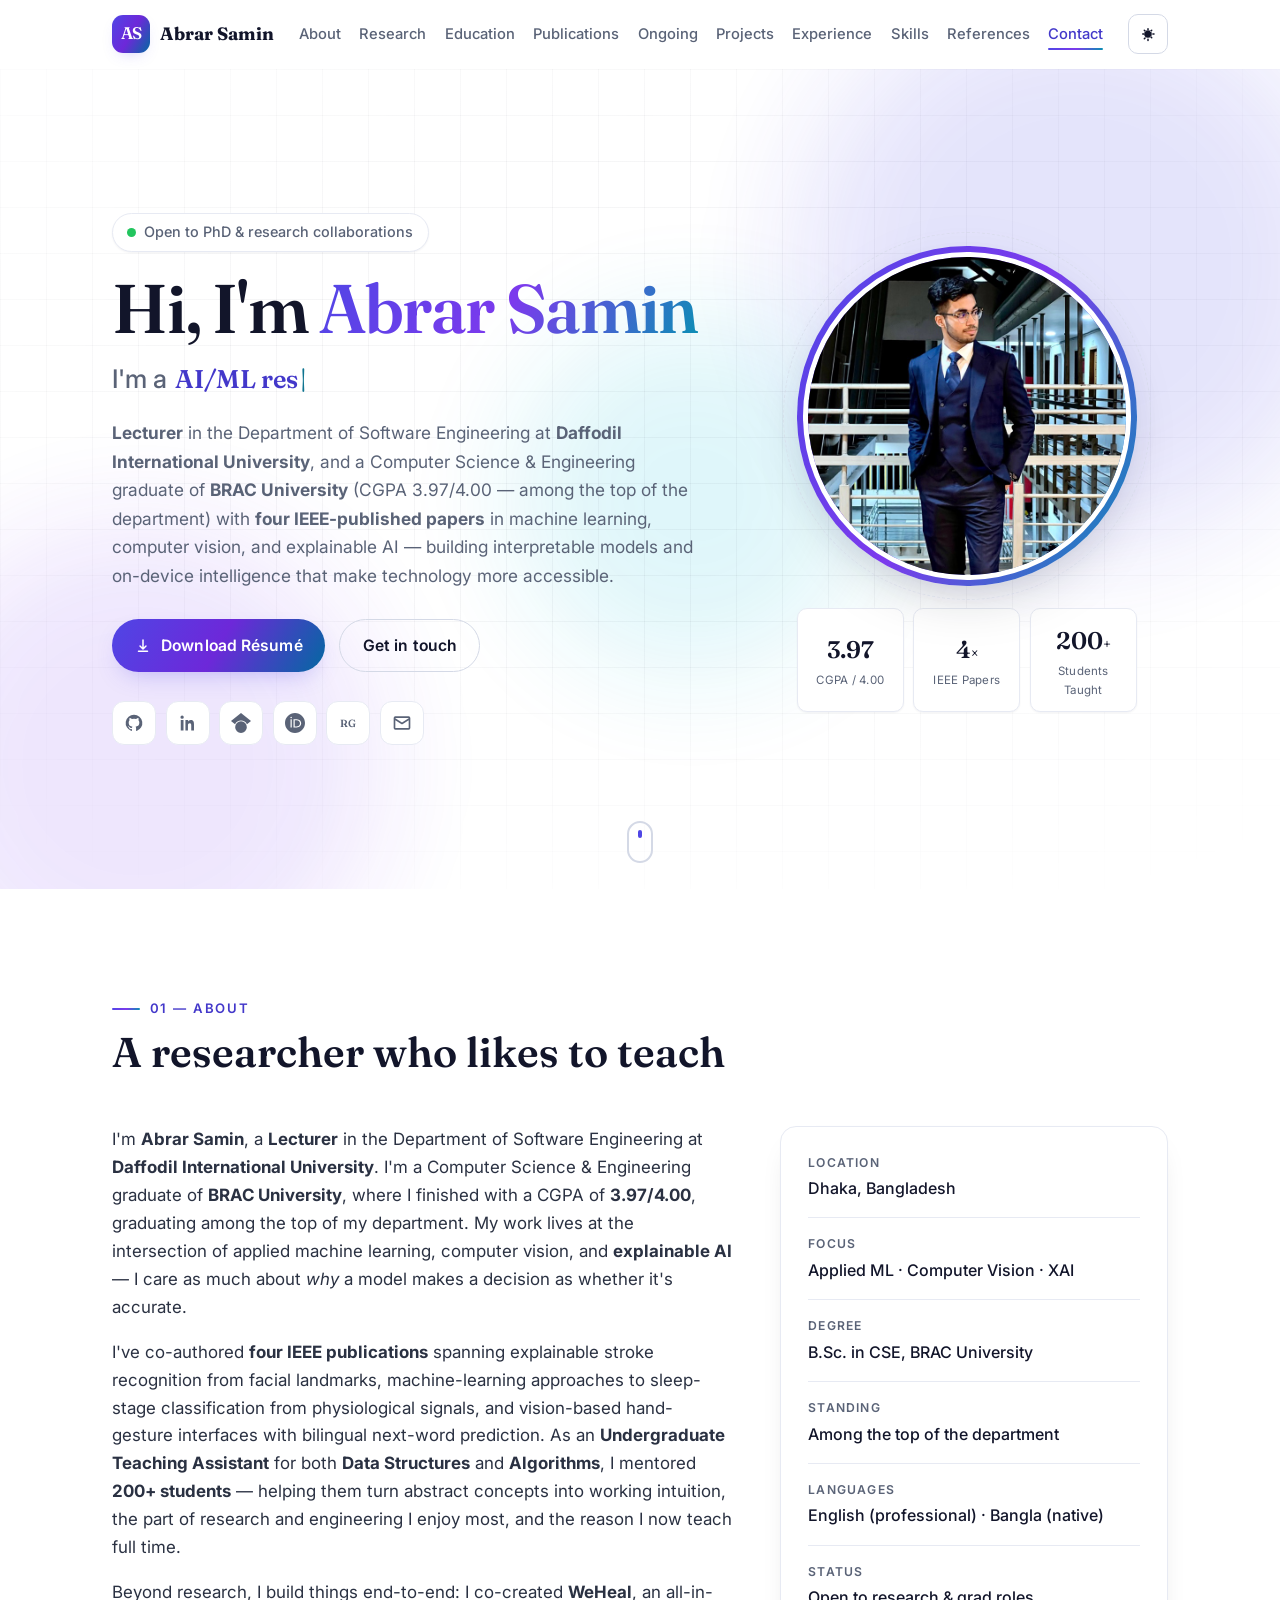
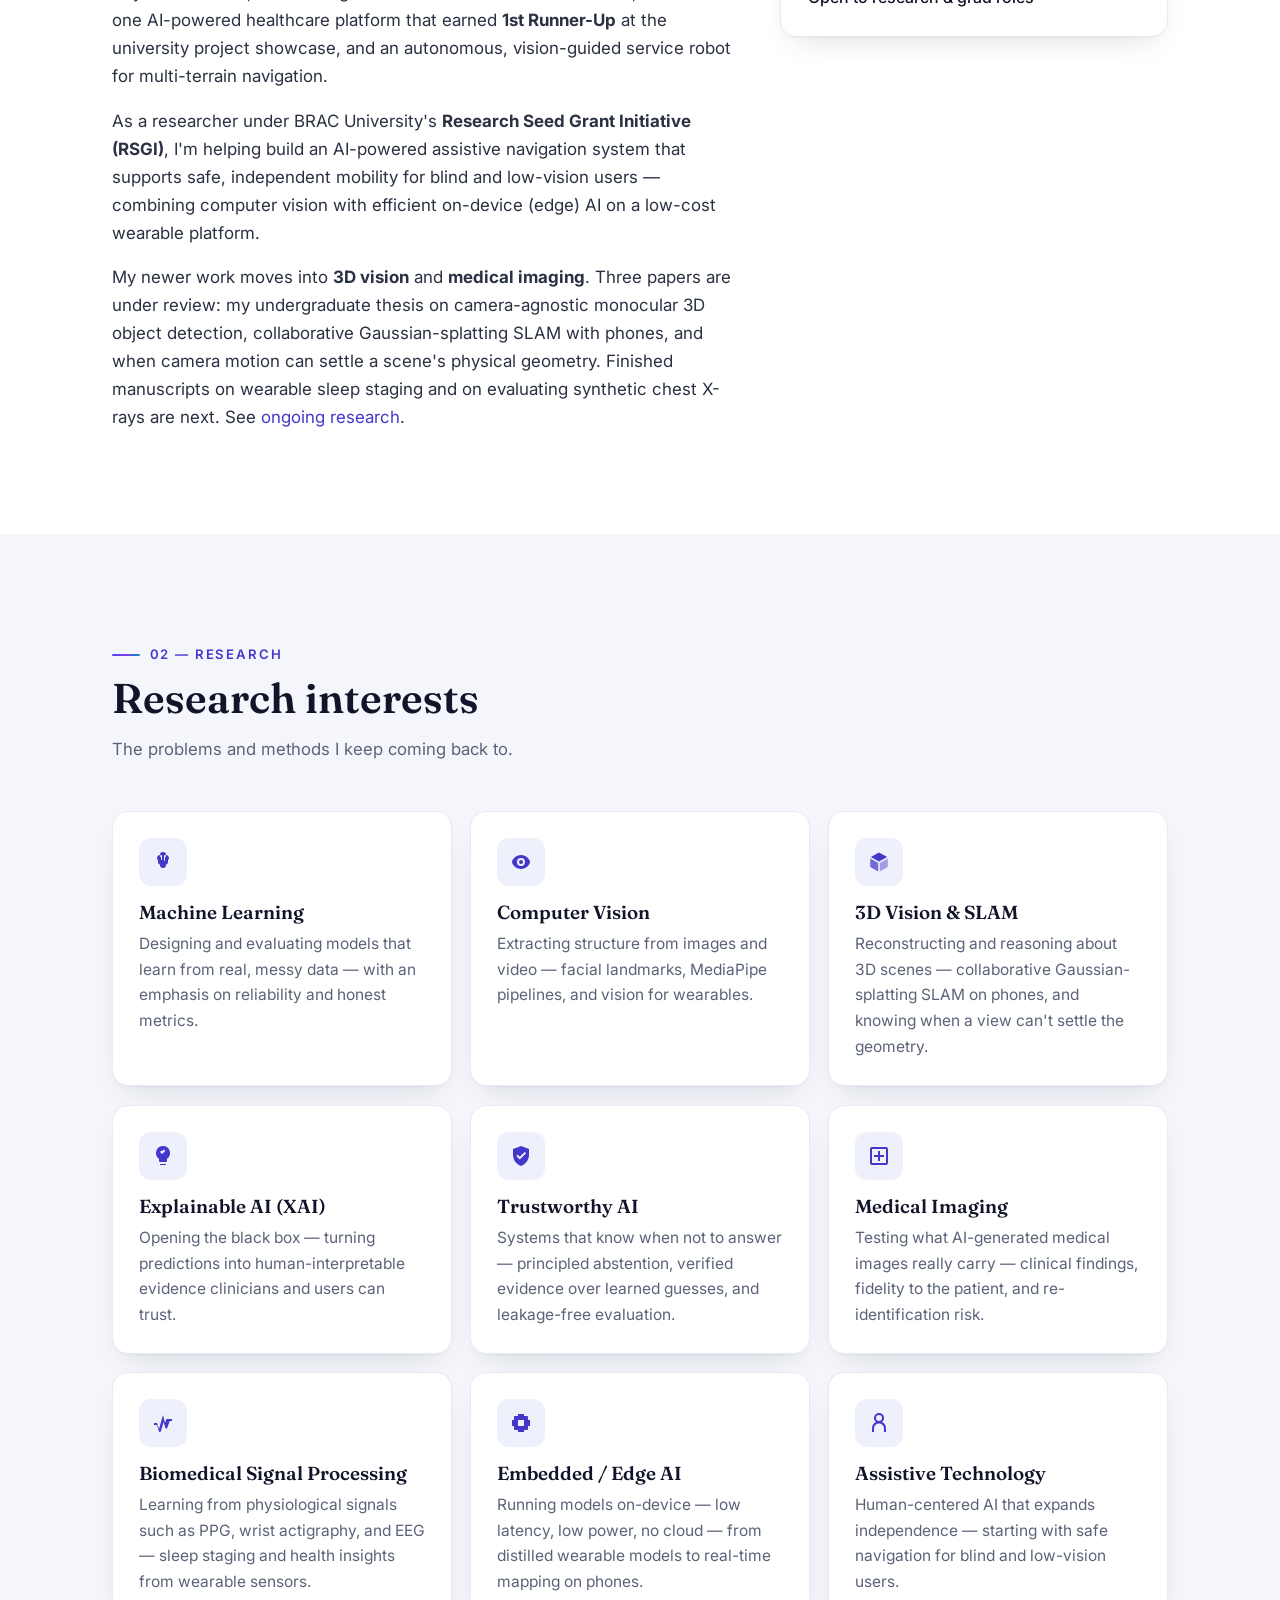
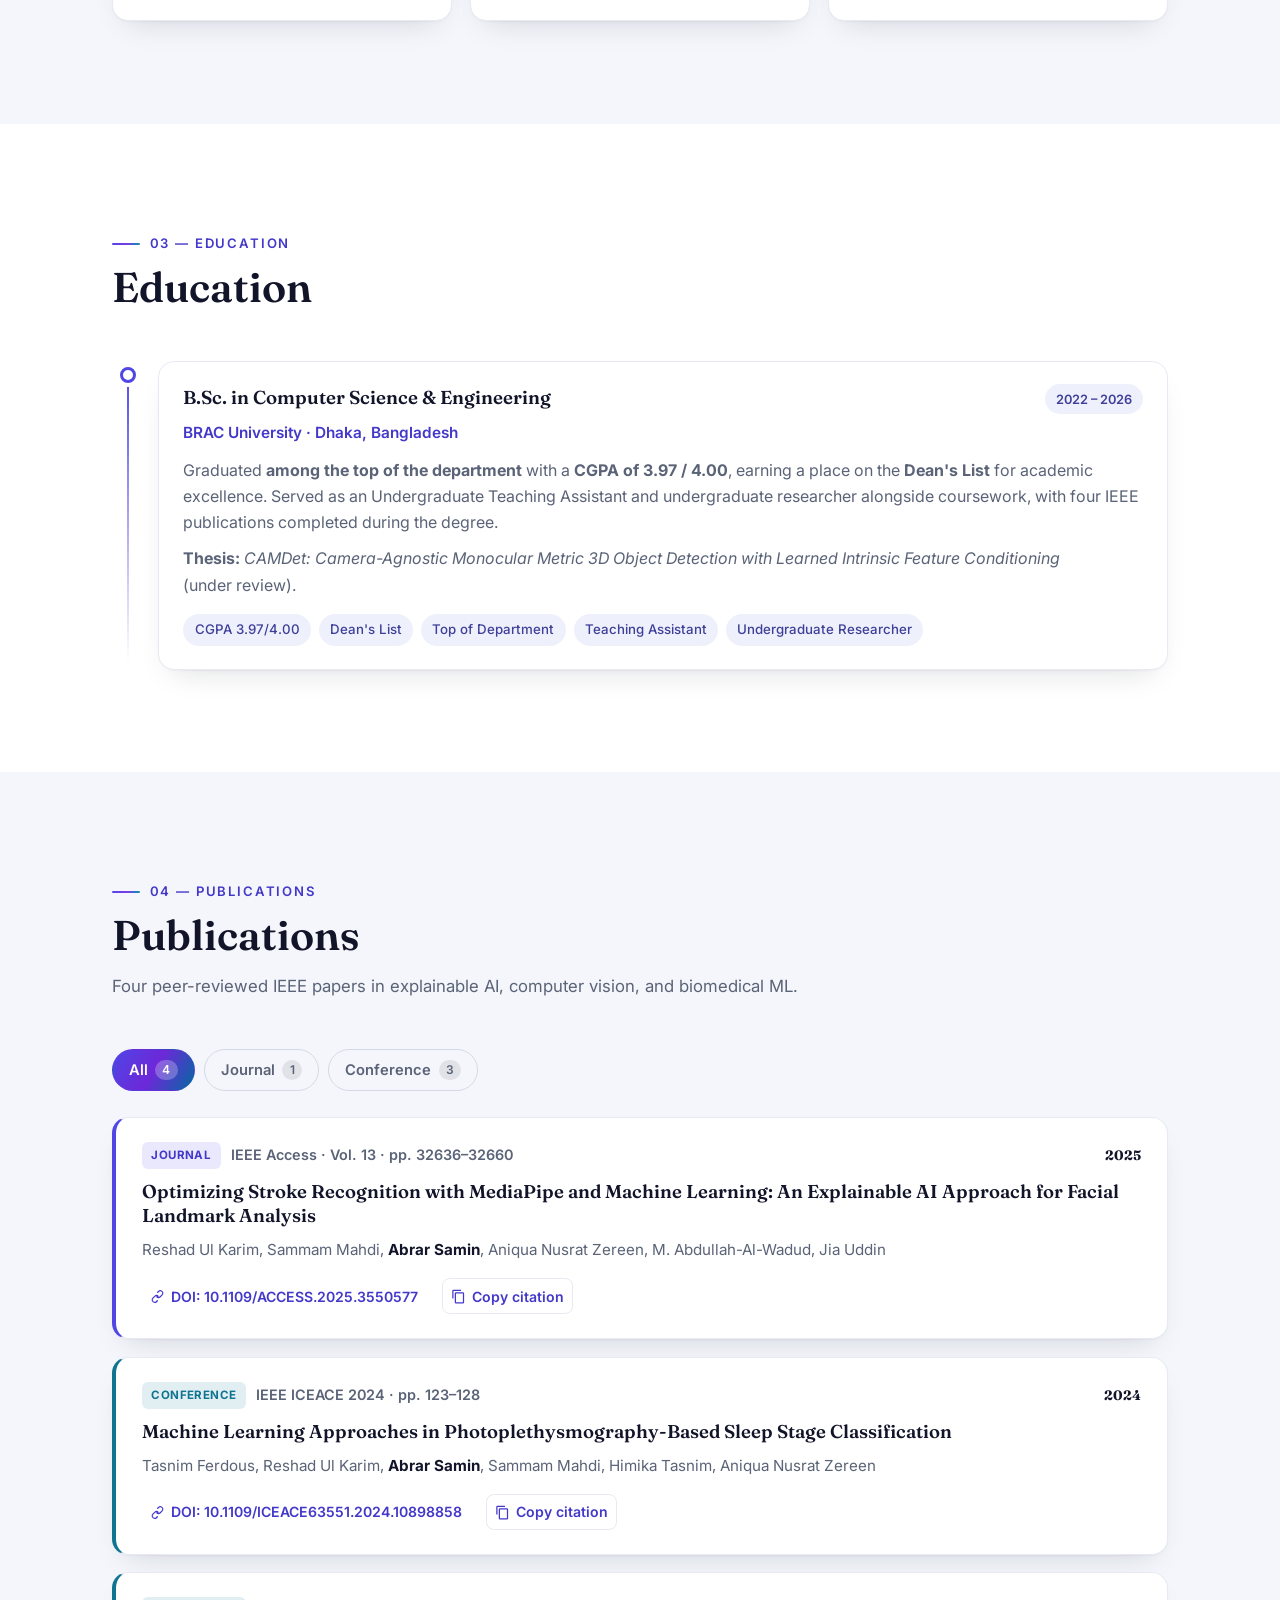
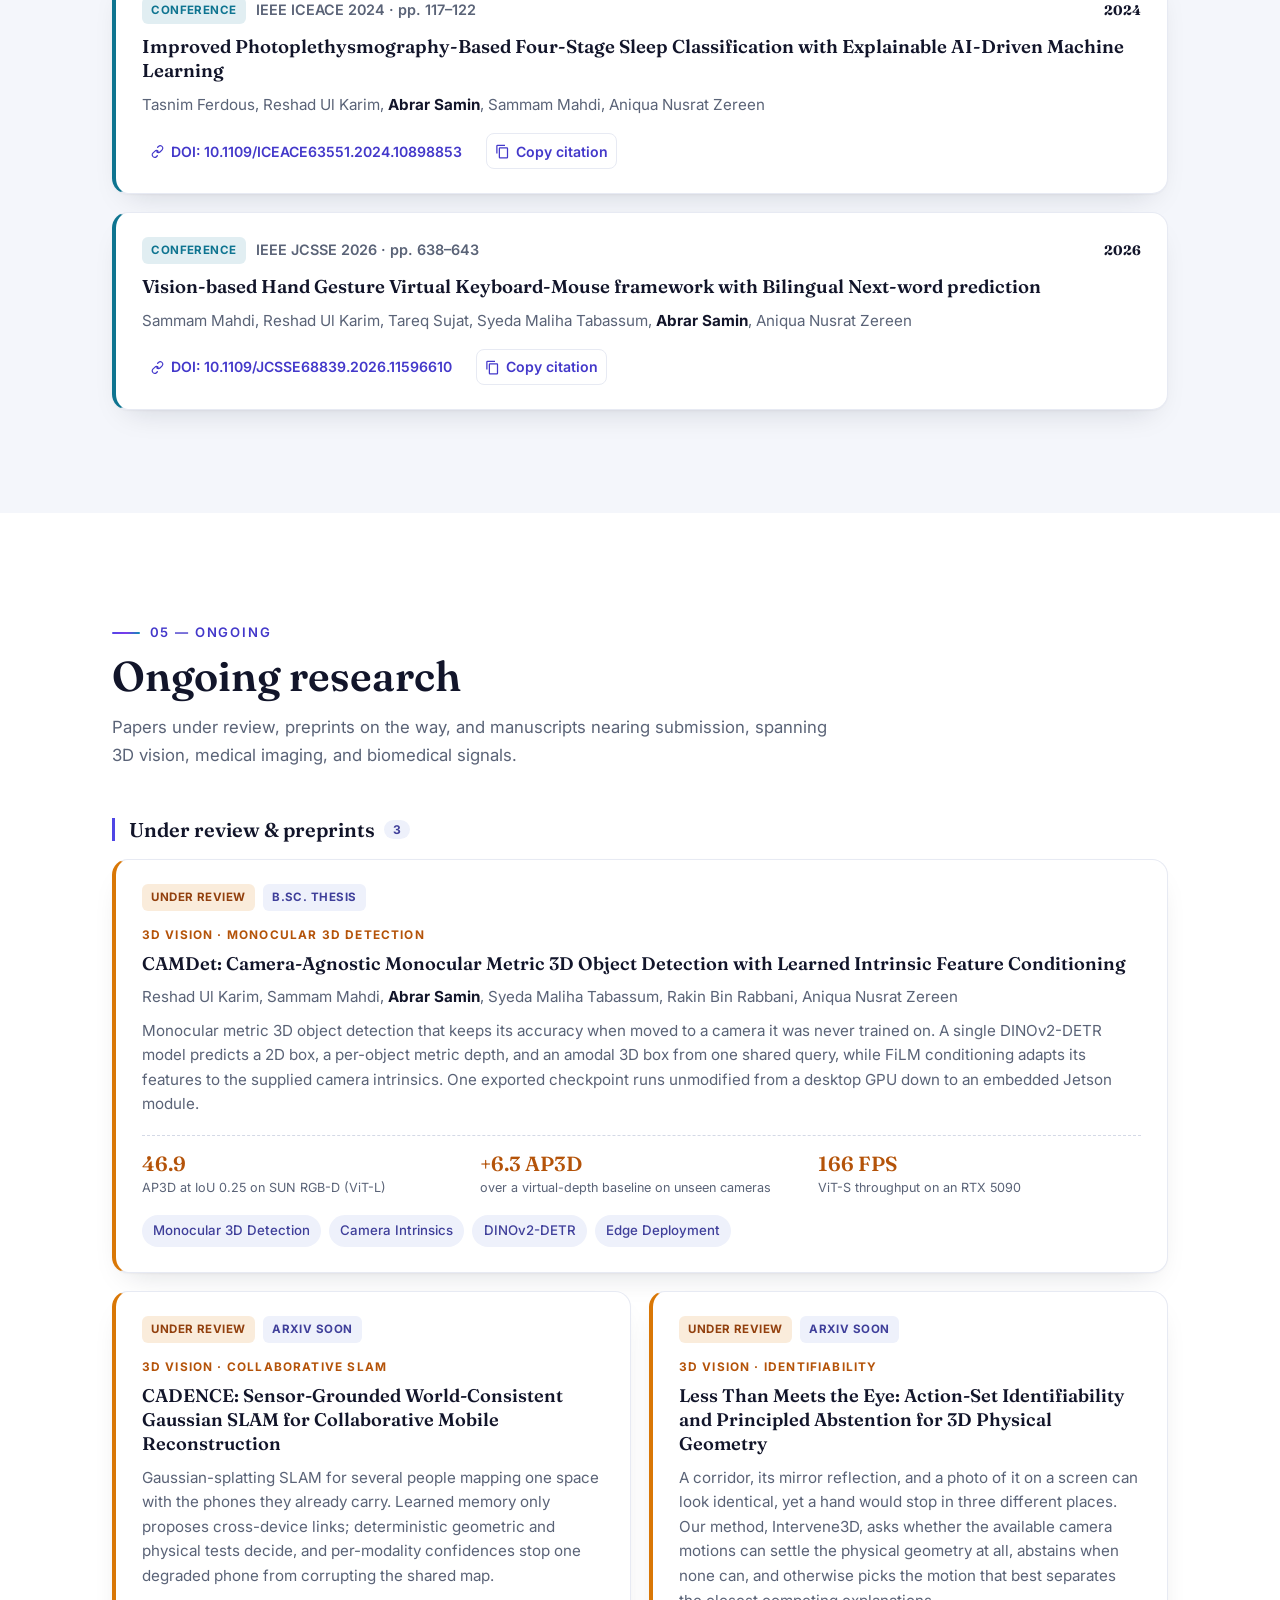
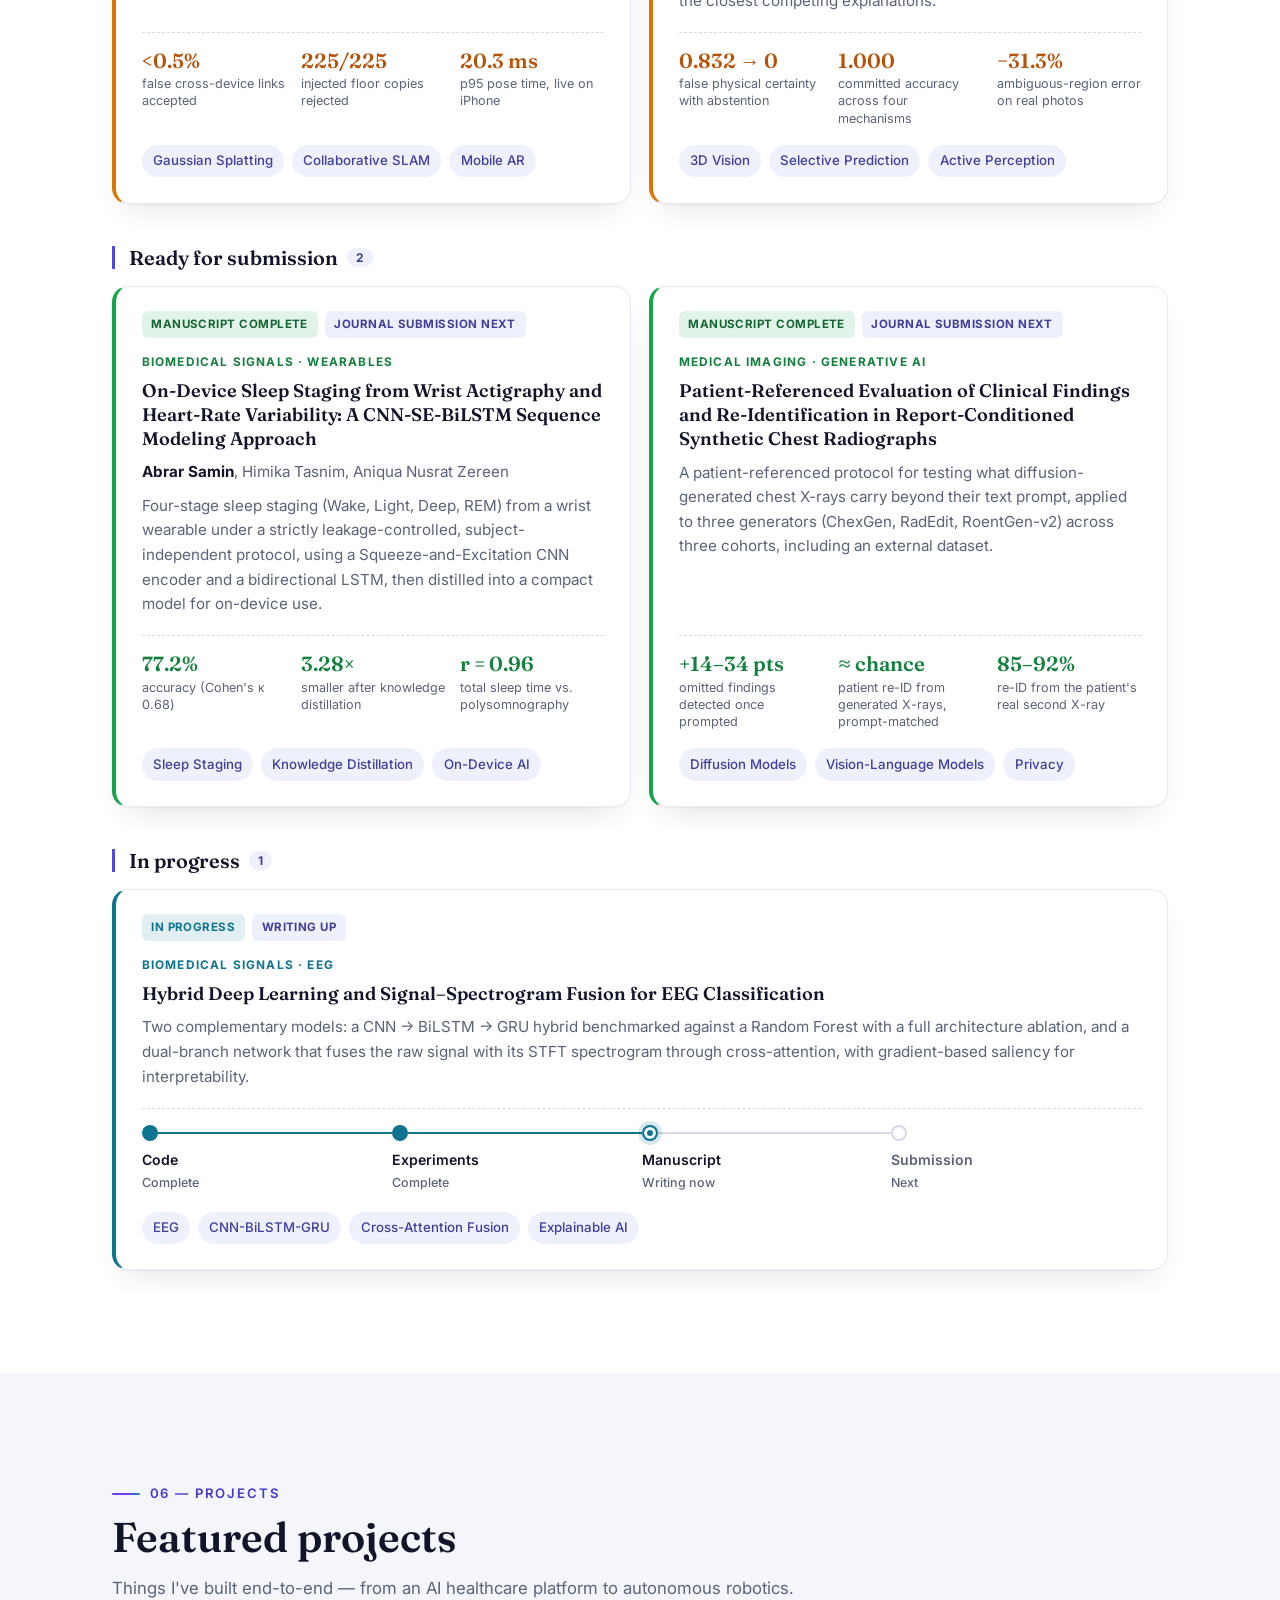
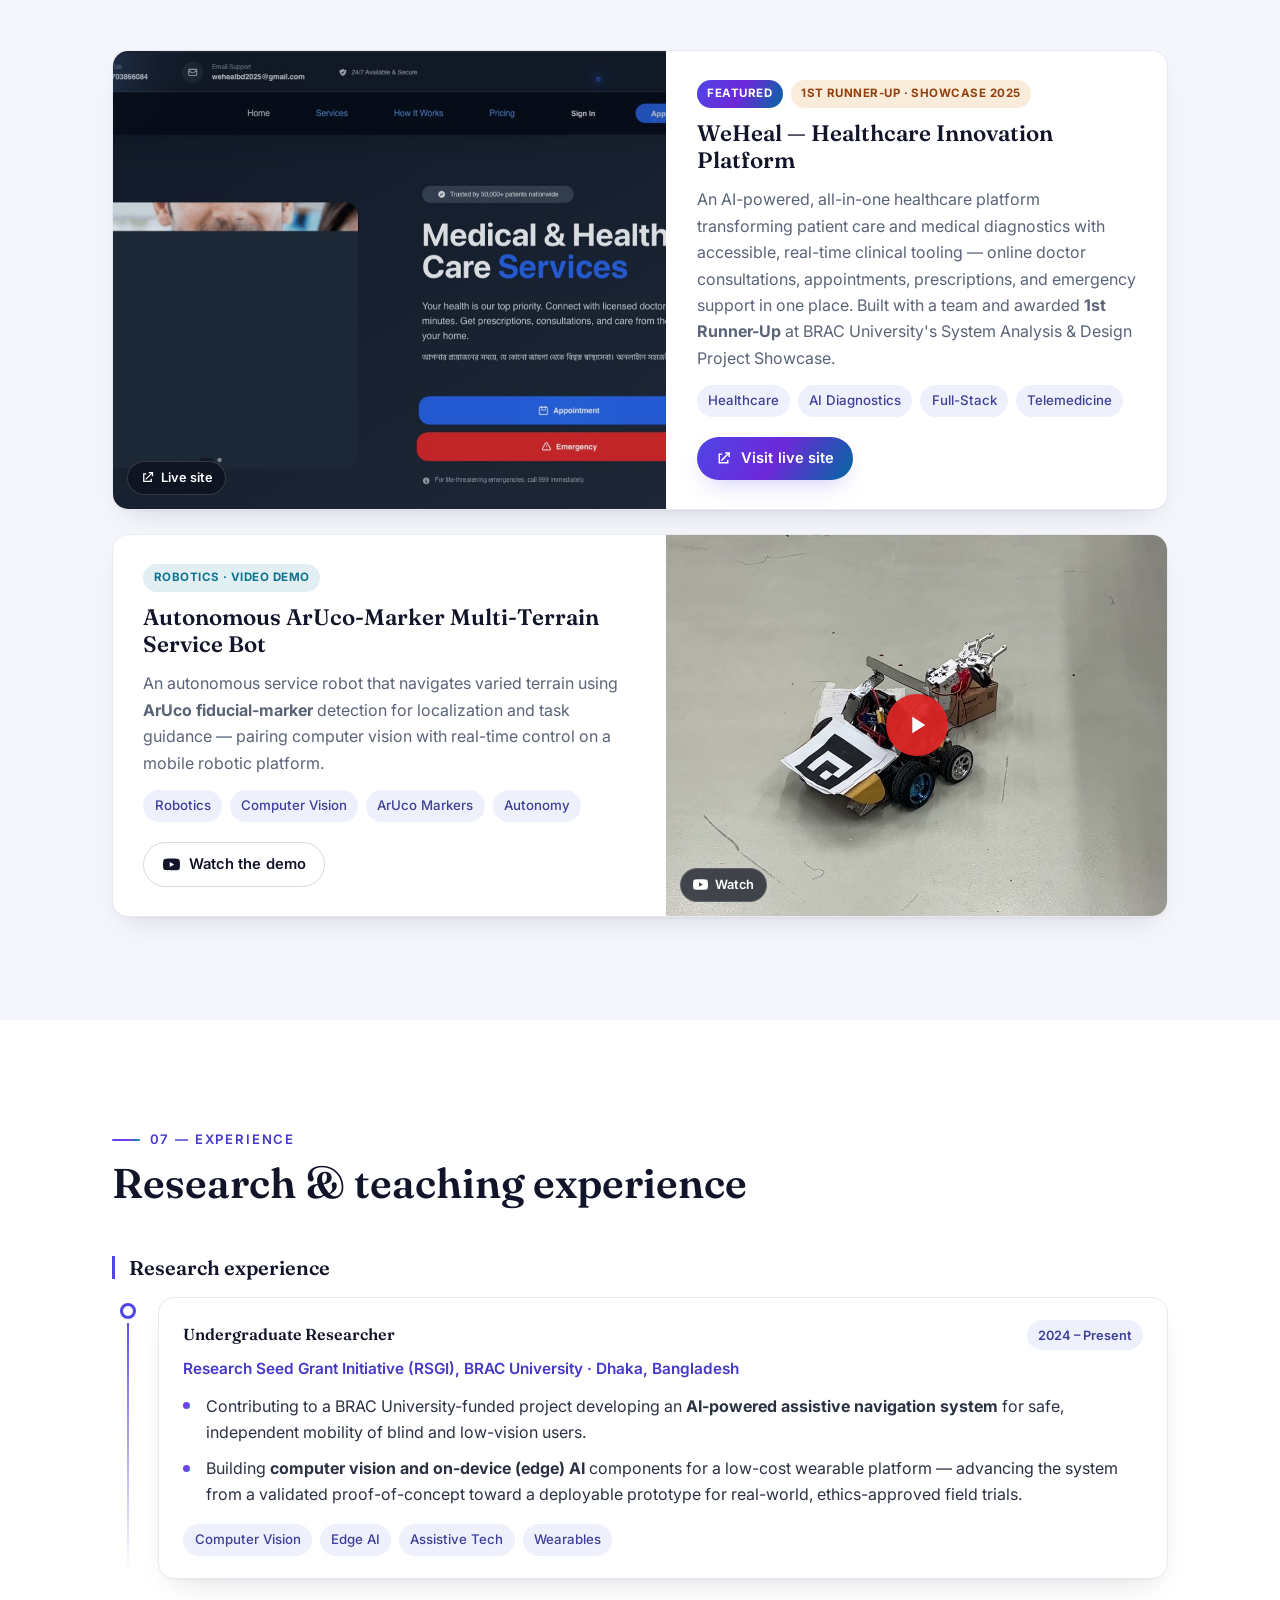
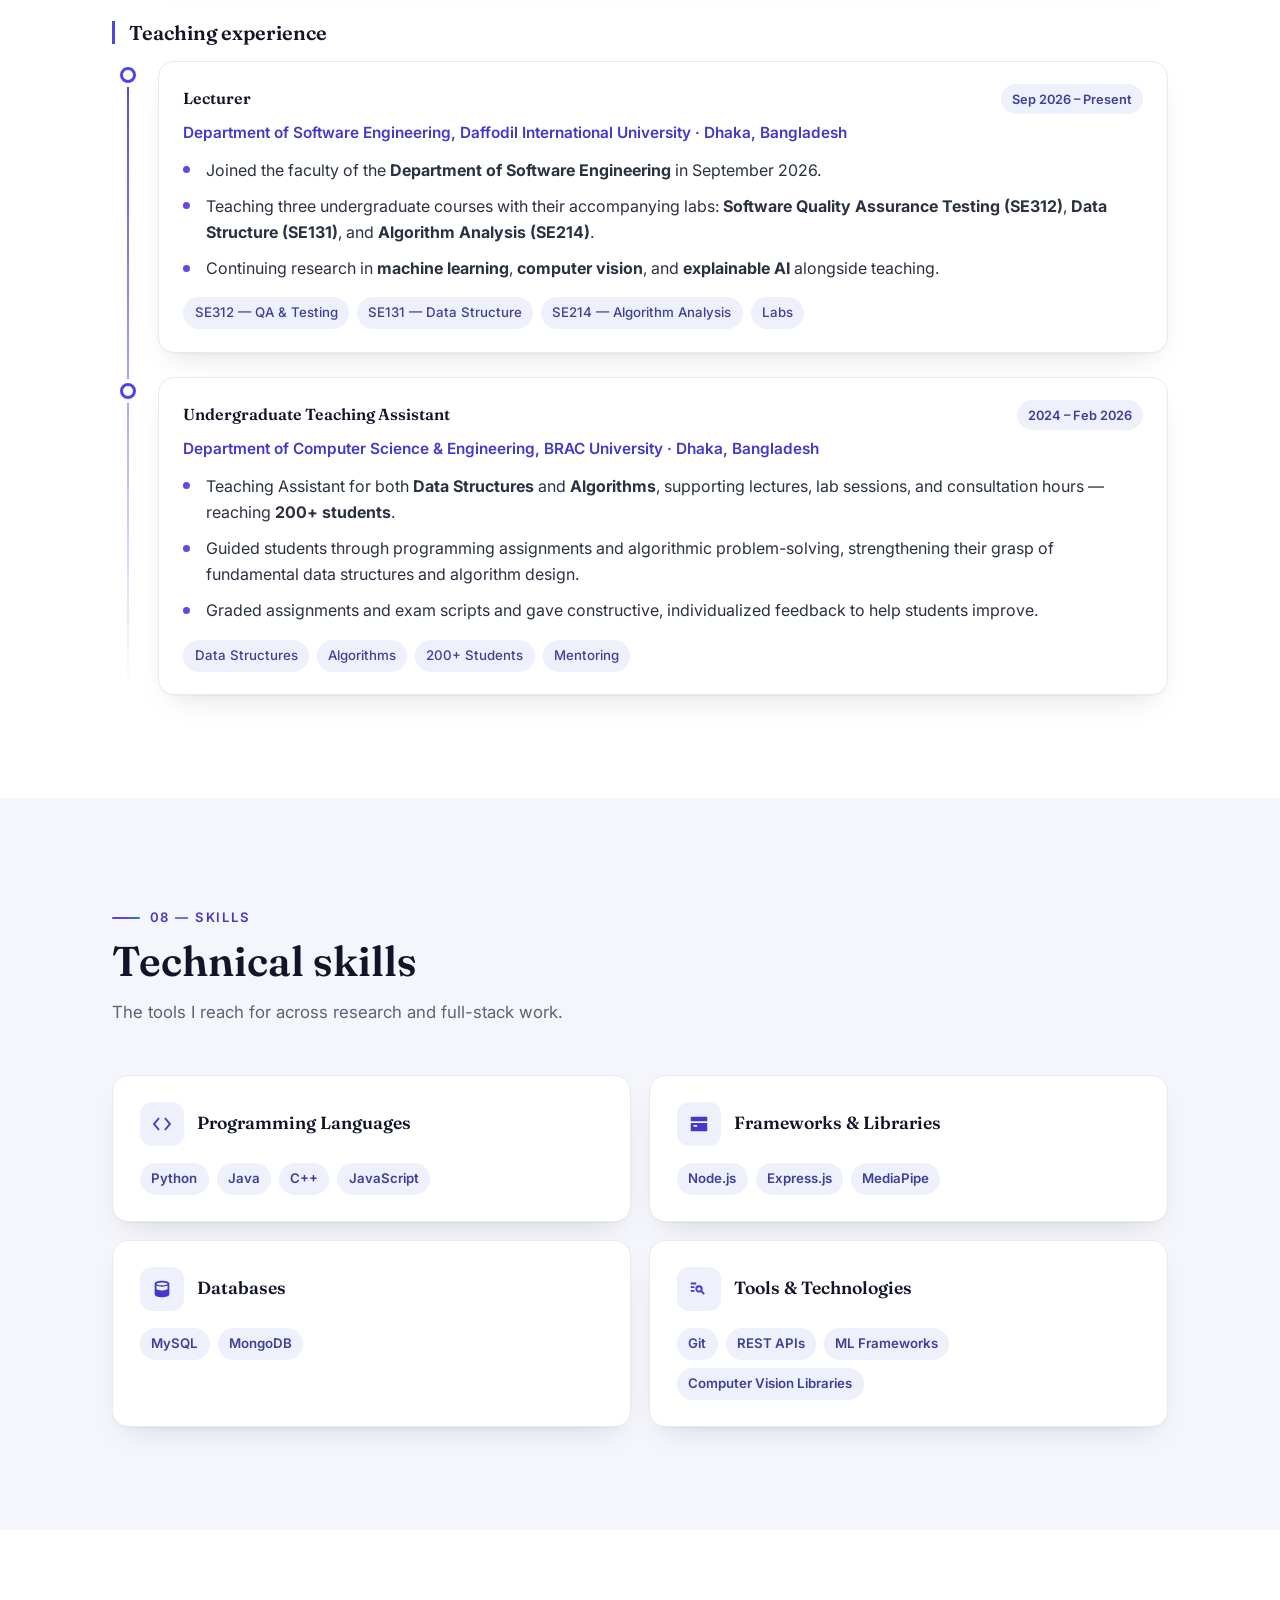
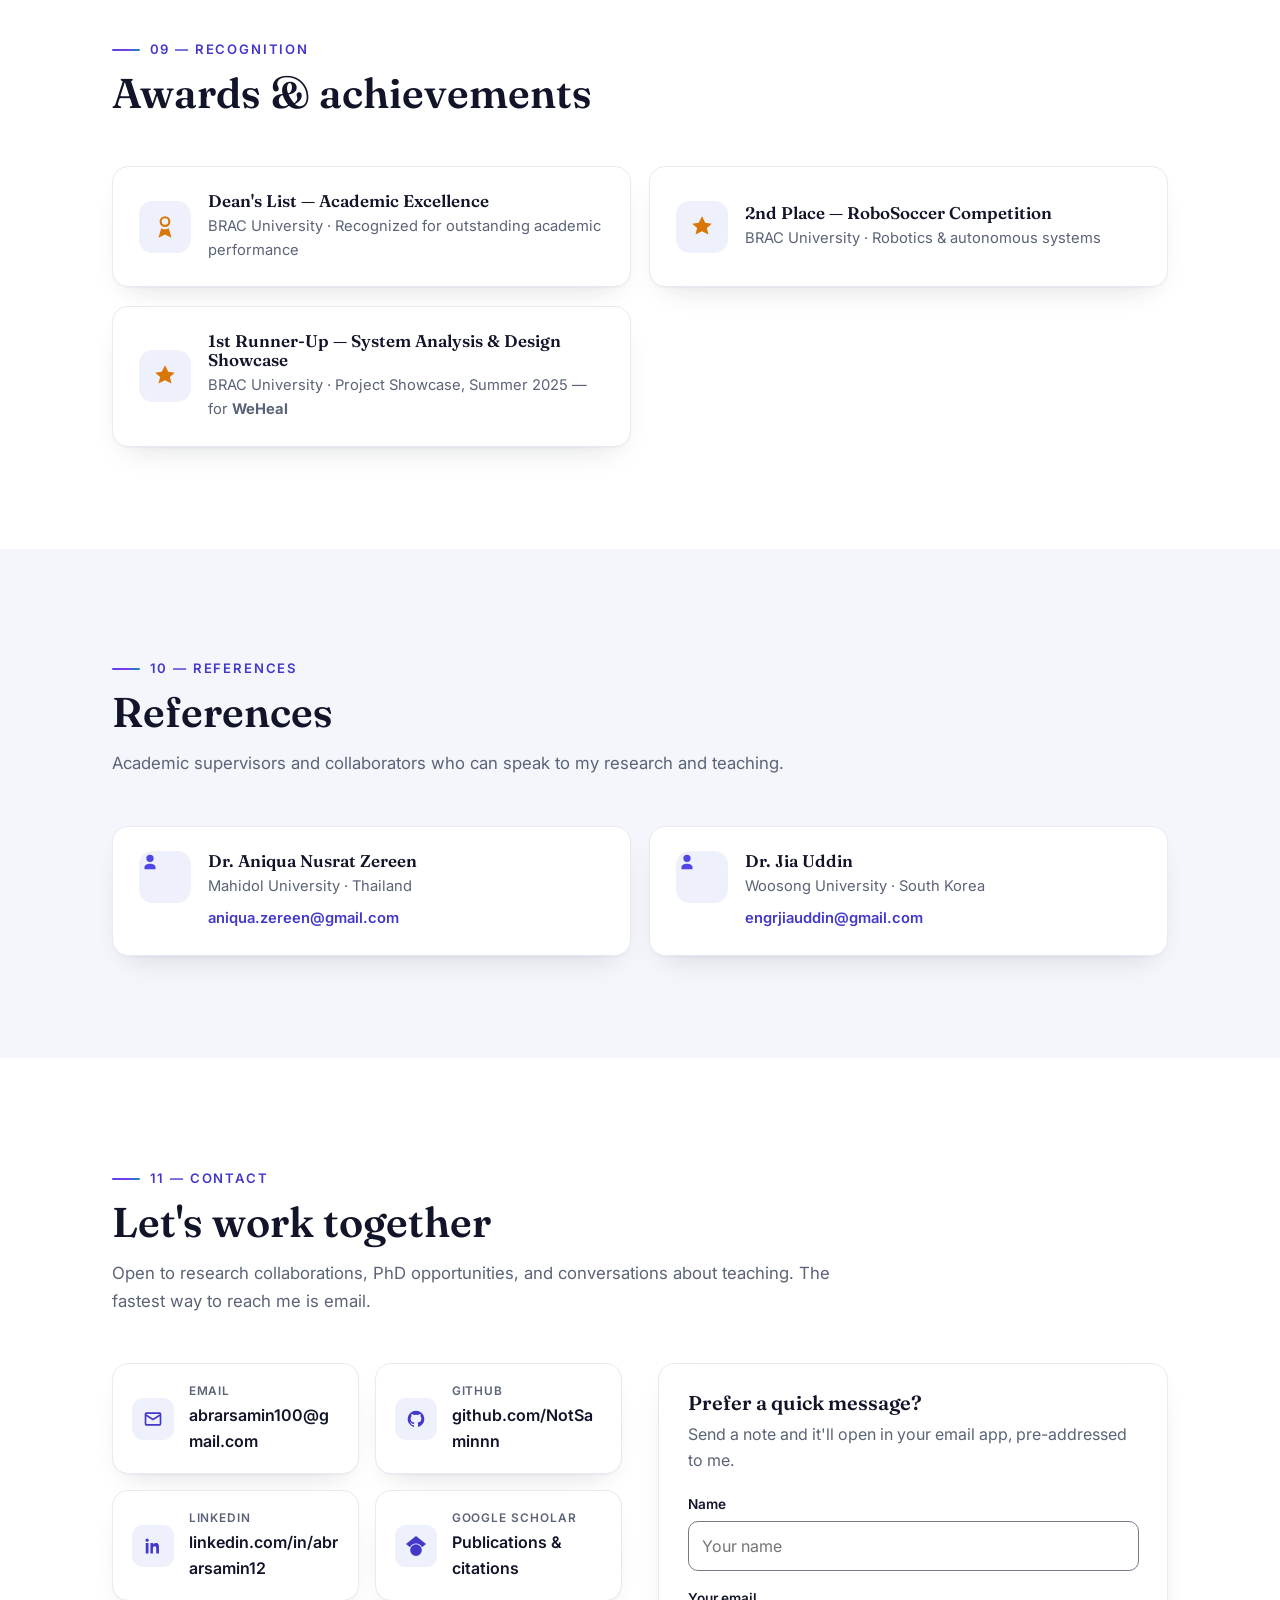
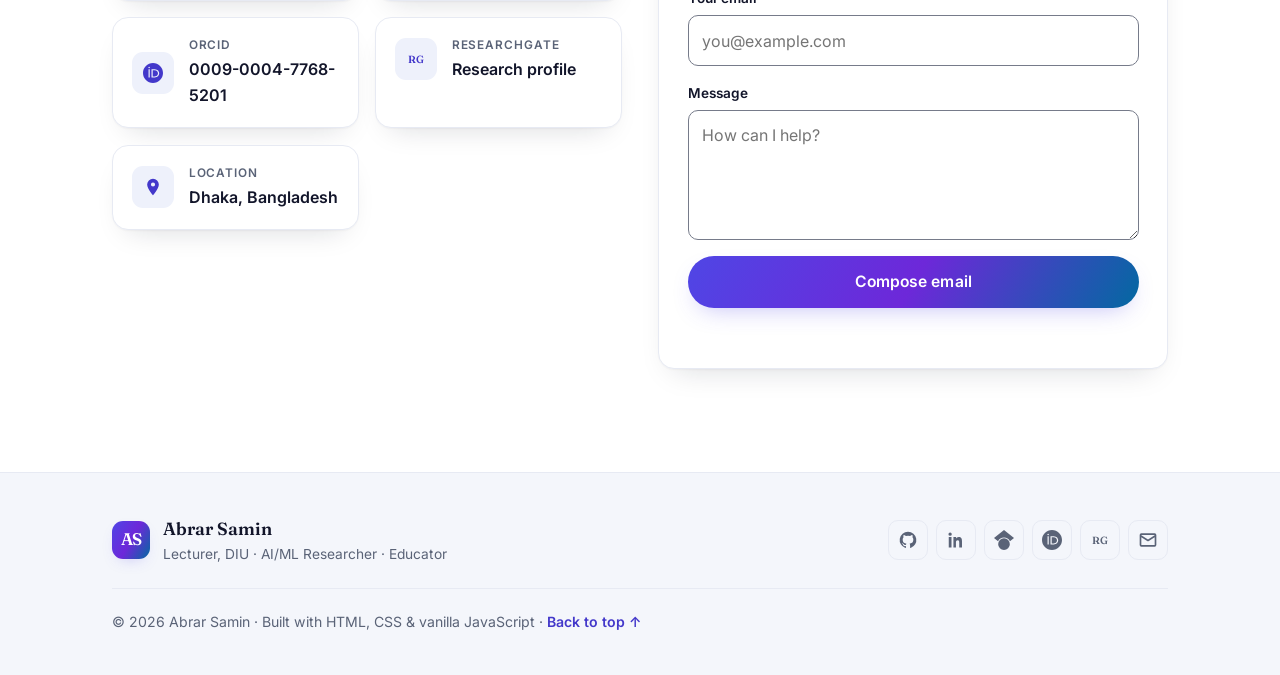
<file: index.html>
<!DOCTYPE html>
<html lang="en" data-theme="light">
<head>
  <meta charset="UTF-8" />
  <meta name="viewport" content="width=device-width, initial-scale=1.0" />

  <!-- ============================ SEO / META ============================ -->
  <title>Abrar Samin — Lecturer at DIU, AI/ML Researcher</title>
  <meta name="description" content="Abrar Samin — Lecturer in the Department of Software Engineering at Daffodil International University, with four IEEE papers in ML, computer vision &amp; XAI." />
  <meta name="author" content="Abrar Samin" />
  <meta name="keywords" content="Abrar Samin, Lecturer, Daffodil International University, DIU, Software Engineering, BRAC University, Computer Science, Machine Learning, Computer Vision, 3D Vision, Gaussian Splatting, SLAM, Medical Imaging, Explainable AI, XAI, Trustworthy AI, Edge AI, Assistive Technology, Sleep Staging, EEG, Robotics, Full-Stack Development, Healthcare, WeHeal, IEEE, Researcher, Teaching Assistant, Dhaka, Portfolio" />
  <meta name="robots" content="index, follow" />
  <meta name="theme-color" content="#4f46e5" media="(prefers-color-scheme: light)" />
  <meta name="theme-color" content="#0b1020" media="(prefers-color-scheme: dark)" />
  <link rel="canonical" href="https://notsaminnn.github.io/" />

  <!-- Open Graph -->
  <meta property="og:type" content="website" />
  <meta property="og:site_name" content="Abrar Samin — Portfolio" />
  <meta property="og:title" content="Abrar Samin — Lecturer at DIU, AI/ML Researcher" />
  <meta property="og:description" content="Lecturer in the Department of Software Engineering at Daffodil International University. Four IEEE-published papers in ML, computer vision, and explainable AI." />
  <meta property="og:url" content="https://notsaminnn.github.io/" />
  <meta property="og:image" content="https://notsaminnn.github.io/assets/img/og-image.png" />
  <meta property="og:image:width" content="1200" />
  <meta property="og:image:height" content="630" />
  <meta property="og:image:alt" content="Abrar Samin — Lecturer at Daffodil International University, AI/ML Researcher" />

  <!-- Twitter -->
  <meta name="twitter:card" content="summary_large_image" />
  <meta name="twitter:title" content="Abrar Samin — Lecturer at DIU, AI/ML Researcher" />
  <meta name="twitter:description" content="Lecturer at Daffodil International University with four IEEE-published papers in ML, computer vision, and explainable AI." />
  <meta name="twitter:image" content="https://notsaminnn.github.io/assets/img/og-image.png" />

  <!-- Icons / Manifest -->
  <link rel="icon" href="assets/icons/favicon.svg" type="image/svg+xml" />
  <link rel="apple-touch-icon" sizes="180x180" href="assets/icons/apple-touch-icon.png" />
  <link rel="manifest" href="site.webmanifest" />

  <!-- Fonts (with system fallbacks in CSS so the page degrades gracefully) -->
  <link rel="preconnect" href="https://fonts.googleapis.com" />
  <link rel="preconnect" href="https://fonts.gstatic.com" crossorigin />
  <link rel="stylesheet" href="https://fonts.googleapis.com/css2?family=Fraunces:opsz,wght@9..144,400;9..144,500;9..144,600&family=Inter:wght@400;500;600;700&display=swap" />

  <!-- Styles -->
  <link rel="stylesheet" href="style.css?v=20261109b" />

  <!-- No-flash theme boot: set the saved/system theme before first paint -->
  <script>
    (function () {
      // Mark that JS is available so scroll-reveal styles apply (content stays
      // visible when JS is disabled — see the `.js .reveal` rules in style.css).
      document.documentElement.classList.add("js");
      try {
        var saved = localStorage.getItem("theme");
        var theme = saved || (window.matchMedia("(prefers-color-scheme: dark)").matches ? "dark" : "light");
        document.documentElement.setAttribute("data-theme", theme);
      } catch (e) {}
    })();
  </script>

  <!-- Structured data: Person (helps search engines & rich results) -->
  <script type="application/ld+json">
  {
    "@context": "https://schema.org",
    "@type": "Person",
    "name": "Abrar Samin",
    "jobTitle": "Lecturer, Department of Software Engineering, Daffodil International University",
    "worksFor": { "@type": "CollegeOrUniversity", "name": "Daffodil International University" },
    "url": "https://notsaminnn.github.io/",
    "image": "https://notsaminnn.github.io/assets/img/samin.jpg",
    "email": "abrarsamin100@gmail.com",
    "address": { "@type": "PostalAddress", "addressLocality": "Dhaka", "addressCountry": "Bangladesh" },
    "alumniOf": { "@type": "CollegeOrUniversity", "name": "BRAC University" },
    "knowsLanguage": ["English", "Bengali"],
    "knowsAbout": ["Machine Learning", "Computer Vision", "3D Computer Vision", "Medical Imaging", "Explainable AI", "Trustworthy AI", "Edge AI", "Assistive Technology", "Biomedical Signal Processing", "Robotics", "Full-Stack Web Development", "Data Structures and Algorithms"],
    "award": [
      "Dean's List for Academic Excellence, BRAC University",
      "2nd Place, BRAC University RoboSoccer Competition",
      "1st Runner-Up, System Analysis and Design Project Showcase 2025"
    ],
    "sameAs": [
      "https://github.com/NotSaminnn",
      "https://linkedin.com/in/abrarsamin12",
      "https://scholar.google.com/citations?user=wri8qfwAAAAJ",
      "https://orcid.org/0009-0004-7768-5201",
      "https://www.researchgate.net/profile/Abrar-Samin-3"
    ]
  }
  </script>
</head>

<body>
  <a class="skip-link" href="#main">Skip to main content</a>

  <!-- ============================== HEADER / NAV ============================== -->
  <header class="site-header" id="top">
    <nav class="nav container" aria-label="Primary">
      <a href="#home" class="brand" aria-label="Abrar Samin — home">
        <span class="brand-mark" aria-hidden="true">AS</span>
        <span class="brand-name">Abrar Samin</span>
      </a>

      <ul id="nav-menu" class="nav-menu">
        <li><a class="nav-link" href="#about">About</a></li>
        <li><a class="nav-link" href="#interests">Research</a></li>
        <li><a class="nav-link" href="#education">Education</a></li>
        <li><a class="nav-link" href="#publications">Publications</a></li>
        <li><a class="nav-link" href="#ongoing">Ongoing</a></li>
        <li><a class="nav-link" href="#projects">Projects</a></li>
        <li><a class="nav-link" href="#experience">Experience</a></li>
        <li><a class="nav-link" href="#skills">Skills</a></li>
        <li><a class="nav-link" href="#references">References</a></li>
        <li><a class="nav-link" href="#contact">Contact</a></li>
      </ul>

      <div class="nav-controls">
          <button id="theme-toggle" class="theme-toggle" type="button" aria-label="Switch to dark theme" title="Toggle theme">
            <svg class="icon-sun" viewBox="0 0 24 24" width="18" height="18" aria-hidden="true"><path fill="currentColor" d="M12 17a5 5 0 1 0 0-10 5 5 0 0 0 0 10Zm0-13a1 1 0 0 1 1 1v1.5a1 1 0 1 1-2 0V5a1 1 0 0 1 1-1Zm0 14a1 1 0 0 1 1 1v1.5a1 1 0 1 1-2 0V19a1 1 0 0 1 1-1ZM4 12a1 1 0 0 1 1-1h1.5a1 1 0 1 1 0 2H5a1 1 0 0 1-1-1Zm14.5-1H20a1 1 0 1 1 0 2h-1.5a1 1 0 1 1 0-2ZM6.34 6.34a1 1 0 0 1 1.41 0l1.06 1.06A1 1 0 0 1 7.4 8.81L6.34 7.75a1 1 0 0 1 0-1.41Zm8.9 8.9a1 1 0 0 1 1.41 0l1.06 1.06a1 1 0 0 1-1.41 1.41l-1.06-1.06a1 1 0 0 1 0-1.41ZM17.66 6.34a1 1 0 0 1 0 1.41L16.6 8.81a1 1 0 1 1-1.41-1.41l1.06-1.06a1 1 0 0 1 1.41 0ZM8.81 16.6a1 1 0 0 1 0 1.41l-1.06 1.06a1 1 0 0 1-1.41-1.41l1.06-1.06a1 1 0 0 1 1.41 0Z"/></svg>
            <svg class="icon-moon" viewBox="0 0 24 24" width="18" height="18" aria-hidden="true"><path fill="currentColor" d="M21.64 13a1 1 0 0 0-1.05-.14 8 8 0 0 1-3.37.73 8.15 8.15 0 0 1-8.14-8.1 8 8 0 0 1 .74-3.36 1 1 0 0 0-1.33-1.32A10.14 10.14 0 1 0 22 14.05a1 1 0 0 0-.36-1.05Z"/></svg>
          </button>
          <button id="nav-toggle" class="nav-toggle" aria-expanded="false" aria-controls="nav-menu" aria-label="Open menu">
            <span class="nav-toggle-bar" aria-hidden="true"></span>
          </button>
      </div>
    </nav>
  </header>

  <main id="main" tabindex="-1">

    <!-- ================================ HERO ================================ -->
    <section id="home" class="hero" aria-labelledby="hero-heading">
      <div class="hero-bg" aria-hidden="true">
        <span class="blob blob-1"></span>
        <span class="blob blob-2"></span>
        <span class="blob blob-3"></span>
        <span class="grid-overlay"></span>
      </div>

      <div class="container hero-inner">
        <div class="hero-text">
          <p class="hero-eyebrow reveal">
            <span class="status-dot" aria-hidden="true"></span>
            Open to PhD &amp; research collaborations
          </p>
          <h1 id="hero-heading" class="hero-title reveal">
            Hi, I'm <span class="gradient-text">Abrar Samin</span>
          </h1>
          <p class="hero-role reveal">
            <span class="typing-prefix">I'm a</span>
            <span id="typing" class="typing" aria-hidden="true"></span>
            <span class="sr-only">Lecturer at DIU, AI/ML researcher, computer vision enthusiast, educator, and lifelong learner.</span>
          </p>
          <p class="hero-lede reveal">
            <strong>Lecturer</strong> in the Department of Software Engineering at
            <strong>Daffodil International University</strong>, and a Computer Science &amp; Engineering
            graduate of <strong>BRAC University</strong> (CGPA 3.97/4.00 — among the top of the department)
            with <strong>four IEEE-published papers</strong> in machine learning, computer vision, and
            explainable AI — building interpretable models and on-device intelligence that make technology
            more accessible.
          </p>

          <div class="hero-actions reveal">
            <a class="btn btn-primary" href="assets/resume/AbrarSamin_CV.pdf" download>
              <svg viewBox="0 0 24 24" width="18" height="18" aria-hidden="true"><path fill="currentColor" d="M12 3a1 1 0 0 1 1 1v9.59l2.3-2.3a1 1 0 0 1 1.4 1.42l-4 4a1 1 0 0 1-1.4 0l-4-4a1 1 0 0 1 1.4-1.42l2.3 2.3V4a1 1 0 0 1 1-1ZM5 19a1 1 0 0 1 1-1h12a1 1 0 1 1 0 2H6a1 1 0 0 1-1-1Z"/></svg>
              Download Résumé
            </a>
            <a class="btn btn-ghost" href="#contact">Get in touch</a>
          </div>

          <ul class="hero-social reveal" aria-label="Social links">
            <li><a href="https://github.com/NotSaminnn" target="_blank" rel="noopener" aria-label="GitHub (opens in a new tab)" title="GitHub">
              <svg viewBox="0 0 24 24" width="20" height="20" aria-hidden="true"><path fill="currentColor" d="M12 2a10 10 0 0 0-3.16 19.49c.5.09.68-.22.68-.48v-1.7c-2.78.6-3.37-1.34-3.37-1.34-.45-1.16-1.11-1.47-1.11-1.47-.9-.62.07-.6.07-.6 1 .07 1.53 1.03 1.53 1.03.9 1.53 2.34 1.09 2.91.83.09-.65.35-1.09.63-1.34-2.22-.25-4.55-1.11-4.55-4.94 0-1.09.39-1.98 1.03-2.68-.1-.26-.45-1.28.1-2.66 0 0 .84-.27 2.75 1.02a9.56 9.56 0 0 1 5 0c1.91-1.29 2.75-1.02 2.75-1.02.55 1.38.2 2.4.1 2.66.64.7 1.03 1.59 1.03 2.68 0 3.84-2.34 4.68-4.57 4.93.36.31.68.92.68 1.85v2.74c0 .27.18.58.69.48A10 10 0 0 0 12 2Z"/></svg>
            </a></li>
            <li><a href="https://linkedin.com/in/abrarsamin12" target="_blank" rel="noopener" aria-label="LinkedIn (opens in a new tab)" title="LinkedIn">
              <svg viewBox="0 0 24 24" width="20" height="20" aria-hidden="true"><path fill="currentColor" d="M6.94 5a2 2 0 1 1-4 0 2 2 0 0 1 4 0ZM3.3 8.5h3.3V21H3.3V8.5Zm5.62 0h3.16v1.71h.05c.44-.83 1.51-1.71 3.11-1.71 3.33 0 3.94 2.19 3.94 5.04V21h-3.29v-5.55c0-1.32-.02-3.02-1.84-3.02-1.84 0-2.12 1.44-2.12 2.93V21H8.92V8.5Z"/></svg>
            </a></li>
            <li><a href="https://scholar.google.com/citations?user=wri8qfwAAAAJ" target="_blank" rel="noopener" aria-label="Google Scholar (opens in a new tab)" title="Google Scholar">
              <svg viewBox="0 0 24 24" width="20" height="20" aria-hidden="true"><path fill="currentColor" d="M12 24a7 7 0 1 1 0-14 7 7 0 0 1 0 14Zm0-24L0 9.5l4.84 3.94A8 8 0 0 1 12 9a8 8 0 0 1 7.16 4.44L24 9.5 12 0Z"/></svg>
            </a></li>
            <li><a href="https://orcid.org/0009-0004-7768-5201" target="_blank" rel="noopener" aria-label="ORCID (opens in a new tab)" title="ORCID">
              <svg viewBox="0 0 24 24" width="20" height="20" aria-hidden="true"><path fill="currentColor" d="M12 0C5.37 0 0 5.37 0 12s5.37 12 12 12 12-5.37 12-12S18.63 0 12 0ZM7.37 4.38c.52 0 .95.43.95.95s-.43.95-.95.95-.95-.43-.95-.95.43-.95.95-.95Zm-.72 3.04H8.1v10.04H6.65V7.42Zm3.56 0h3.9c3.71 0 5.34 2.65 5.34 5.02 0 2.58-2.02 5.02-5.32 5.02h-3.92V7.42Zm1.44 1.3v7.44h2.3c3.27 0 4.02-2.48 4.02-3.72 0-2.02-1.28-3.72-4.1-3.72h-2.22Z"/></svg>
            </a></li>
            <li><a href="https://www.researchgate.net/profile/Abrar-Samin-3" target="_blank" rel="noopener" aria-label="ResearchGate (opens in a new tab)" title="ResearchGate">
              <svg viewBox="0 0 24 24" width="20" height="20" aria-hidden="true"><text x="12" y="17" text-anchor="middle" font-family="Fraunces, Georgia, serif" font-weight="600" font-size="12.5" letter-spacing="-0.5" fill="currentColor">RG</text></svg>
            </a></li>
            <li><a href="mailto:abrarsamin100@gmail.com" aria-label="Email" title="Email">
              <svg viewBox="0 0 24 24" width="20" height="20" aria-hidden="true"><path fill="currentColor" d="M4 4h16a2 2 0 0 1 2 2v12a2 2 0 0 1-2 2H4a2 2 0 0 1-2-2V6a2 2 0 0 1 2-2Zm0 2v.4l8 5 8-5V6H4Zm16 2.8-7.47 4.67a1 1 0 0 1-1.06 0L4 8.8V18h16V8.8Z"/></svg>
            </a></li>
          </ul>
        </div>

        <div class="hero-portrait reveal">
          <div class="portrait-ring">
            <img src="assets/img/samin.jpg" width="720" height="720"
                 alt="Portrait of Abrar Samin" class="portrait-img" fetchpriority="high" />
          </div>
          <ul class="hero-stats" aria-label="Quick facts">
            <li><span class="stat-num">3.97</span><span class="stat-label">CGPA / 4.00</span></li>
            <li><span class="stat-num">4<span class="stat-sup">×</span></span><span class="stat-label">IEEE Papers</span></li>
            <li><span class="stat-num">200<span class="stat-sup">+</span></span><span class="stat-label">Students Taught</span></li>
          </ul>
        </div>
      </div>

      <a href="#about" class="scroll-cue" aria-label="Scroll to about section">
        <span class="scroll-cue-mouse" aria-hidden="true"></span>
      </a>
    </section>

    <!-- ================================ ABOUT ================================ -->
    <section id="about" class="section">
      <div class="container">
        <header class="section-head reveal">
          <span class="section-kicker">01 — About</span>
          <h2 class="section-title">A researcher who likes to teach</h2>
        </header>

        <div class="about-grid">
          <div class="about-bio reveal">
            <p>
              I'm <strong>Abrar Samin</strong>, a <strong>Lecturer</strong> in the Department of Software
              Engineering at <strong>Daffodil International University</strong>. I'm a Computer Science &amp;
              Engineering graduate of <strong>BRAC University</strong>, where I finished with a CGPA of
              <strong>3.97/4.00</strong>, graduating among the top of my department. My work lives at the intersection of applied machine
              learning, computer vision, and <strong>explainable AI</strong> — I care as much about
              <em>why</em> a model makes a decision as whether it's accurate.
            </p>
            <p>
              I've co-authored <strong>four IEEE publications</strong> spanning explainable stroke recognition
              from facial landmarks, machine-learning approaches to sleep-stage classification from
              physiological signals, and vision-based hand-gesture interfaces with bilingual next-word prediction. As an <strong>Undergraduate Teaching Assistant</strong> for both
              <strong>Data Structures</strong> and <strong>Algorithms</strong>, I mentored
              <strong>200+ students</strong> — helping them turn abstract concepts into working intuition,
              the part of research and engineering I enjoy most, and the reason I now teach full time.
            </p>
            <p>
              Beyond research, I build things end-to-end: I co-created <strong>WeHeal</strong>, an all-in-one
              AI-powered healthcare platform that earned <strong>1st Runner-Up</strong> at the university
              project showcase, and an autonomous, vision-guided service robot for multi-terrain navigation.
            </p>
            <p>
              As a researcher under BRAC University's <strong>Research Seed Grant Initiative (RSGI)</strong>,
              I'm helping build an AI-powered assistive navigation system that supports safe, independent
              mobility for blind and low-vision users — combining computer vision with efficient on-device
              (edge) AI on a low-cost wearable platform.
            </p>
            <p>
              My newer work moves into <strong>3D vision</strong> and <strong>medical imaging</strong>. Three papers
              are under review: my undergraduate thesis on camera-agnostic monocular 3D object detection, collaborative
              Gaussian-splatting SLAM with phones, and when camera motion can settle a scene's physical geometry.
              Finished manuscripts on wearable sleep staging and on evaluating synthetic chest X-rays are next. See
              <a href="#ongoing">ongoing research</a>.
            </p>
          </div>

          <aside class="about-facts reveal" aria-label="Quick facts">
            <dl>
              <div><dt>Location</dt><dd>Dhaka, Bangladesh</dd></div>
              <div><dt>Focus</dt><dd>Applied ML · Computer Vision · XAI</dd></div>
              <div><dt>Degree</dt><dd>B.Sc. in CSE, BRAC University</dd></div>
              <div><dt>Standing</dt><dd>Among the top of the department</dd></div>
              <div><dt>Languages</dt><dd>English (professional) · Bangla (native)</dd></div>
              <div><dt>Status</dt><dd>Open to research &amp; grad roles</dd></div>
            </dl>
          </aside>
        </div>
      </div>
    </section>

    <!-- =========================== RESEARCH INTERESTS =========================== -->
    <section id="interests" class="section section-alt">
      <div class="container">
        <header class="section-head reveal">
          <span class="section-kicker">02 — Research</span>
          <h2 class="section-title">Research interests</h2>
          <p class="section-sub">The problems and methods I keep coming back to.</p>
        </header>

        <ul class="cards-grid interests-grid">
          <li class="card interest-card reveal">
            <span class="card-icon" aria-hidden="true">
              <svg viewBox="0 0 24 24" width="24" height="24"><path fill="currentColor" d="M12 2a3 3 0 0 1 3 3 3 3 0 0 1 2 5.24V12a3 3 0 0 1-2 2.83V15a3 3 0 1 1-6 0v-.17A3 3 0 0 1 7 12v-1.76A3 3 0 0 1 9 5a3 3 0 0 1 3-3Zm-1 4a1 1 0 0 0-1-1 1 1 0 1 0 0 2v2a1 1 0 0 0 1 1V6Zm2 0v5a1 1 0 0 0 1-1V7a1 1 0 1 0 0-2 1 1 0 0 0-1 1Z"/></svg>
            </span>
            <h3>Machine Learning</h3>
            <p>Designing and evaluating models that learn from real, messy data — with an emphasis on reliability and honest metrics.</p>
          </li>
          <li class="card interest-card reveal">
            <span class="card-icon" aria-hidden="true">
              <svg viewBox="0 0 24 24" width="24" height="24"><path fill="currentColor" d="M12 5c-5 0-9 4.5-9 7s4 7 9 7 9-4.5 9-7-4-7-9-7Zm0 11a4 4 0 1 1 0-8 4 4 0 0 1 0 8Zm0-2a2 2 0 1 0 0-4 2 2 0 0 0 0 4Z"/></svg>
            </span>
            <h3>Computer Vision</h3>
            <p>Extracting structure from images and video — facial landmarks, MediaPipe pipelines, and vision for wearables.</p>
          </li>
          <li class="card interest-card reveal">
            <span class="card-icon" aria-hidden="true">
              <svg viewBox="0 0 24 24" width="24" height="24"><path fill="currentColor" d="M12 2.4 20.2 7 12 11.6 3.8 7 12 2.4Z"/><path fill="currentColor" opacity=".72" d="M3.2 8.4 11.2 12.9v8.7l-8-4.5V8.4Z"/><path fill="currentColor" opacity=".45" d="M12.8 12.9 20.8 8.4v8.7l-8 4.5v-8.7Z"/></svg>
            </span>
            <h3>3D Vision &amp; SLAM</h3>
            <p>Reconstructing and reasoning about 3D scenes — collaborative Gaussian-splatting SLAM on phones, and knowing when a view can't settle the geometry.</p>
          </li>
          <li class="card interest-card reveal">
            <span class="card-icon" aria-hidden="true">
              <svg viewBox="0 0 24 24" width="24" height="24"><path fill="currentColor" d="M9 21h6v-1H9v1Zm3-19a7 7 0 0 0-4 12.74V17a1 1 0 0 0 1 1h6a1 1 0 0 0 1-1v-2.26A7 7 0 0 0 12 2Zm-1 8-2-2 1.4-1.4.6.6L13 5.6 14.4 7 11 10Z"/></svg>
            </span>
            <h3>Explainable AI (XAI)</h3>
            <p>Opening the black box — turning predictions into human-interpretable evidence clinicians and users can trust.</p>
          </li>
          <li class="card interest-card reveal">
            <span class="card-icon" aria-hidden="true">
              <svg viewBox="0 0 24 24" width="24" height="24"><path fill="currentColor" fill-rule="evenodd" d="M12 2 4 5v6c0 5 3.4 9.3 8 11 4.6-1.7 8-6 8-11V5l-8-3Zm-1.2 13.6-3.5-3.5 1.4-1.4 2.1 2.1 4.9-4.9 1.4 1.4-6.3 6.3Z"/></svg>
            </span>
            <h3>Trustworthy AI</h3>
            <p>Systems that know when not to answer — principled abstention, verified evidence over learned guesses, and leakage-free evaluation.</p>
          </li>
          <li class="card interest-card reveal">
            <span class="card-icon" aria-hidden="true">
              <svg viewBox="0 0 24 24" width="24" height="24"><path fill="currentColor" fill-rule="evenodd" d="M5 3h14a2 2 0 0 1 2 2v14a2 2 0 0 1-2 2H5a2 2 0 0 1-2-2V5a2 2 0 0 1 2-2Zm0 2v14h14V5H5Z"/><path fill="currentColor" d="M11 7h2v4h4v2h-4v4h-2v-4H7v-2h4V7Z"/></svg>
            </span>
            <h3>Medical Imaging</h3>
            <p>Testing what AI-generated medical images really carry — clinical findings, fidelity to the patient, and re-identification risk.</p>
          </li>
          <li class="card interest-card reveal">
            <span class="card-icon" aria-hidden="true">
              <svg viewBox="0 0 24 24" width="24" height="24"><path fill="currentColor" d="M3 12h3l2 6 4-14 2 8 1.5-4H21v2h-2.2l-2.6 6.9a1 1 0 0 1-1.9-.1L12.6 11 9.9 20.3a1 1 0 0 1-1.9.1L6 14H3v-2Z"/></svg>
            </span>
            <h3>Biomedical Signal Processing</h3>
            <p>Learning from physiological signals such as PPG, wrist actigraphy, and EEG — sleep staging and health insights from wearable sensors.</p>
          </li>
          <li class="card interest-card reveal">
            <span class="card-icon" aria-hidden="true">
              <svg viewBox="0 0 24 24" width="24" height="24"><path fill="currentColor" d="M9 3h6v2h3a1 1 0 0 1 1 1v3h2v6h-2v3a1 1 0 0 1-1 1h-3v2H9v-2H6a1 1 0 0 1-1-1v-3H3V9h2V6a1 1 0 0 1 1-1h3V3Zm0 6v6h6V9H9Z"/></svg>
            </span>
            <h3>Embedded / Edge AI</h3>
            <p>Running models on-device — low latency, low power, no cloud — from distilled wearable models to real-time mapping on phones.</p>
          </li>
          <li class="card interest-card reveal">
            <span class="card-icon" aria-hidden="true">
              <svg viewBox="0 0 24 24" width="24" height="24"><path fill="currentColor" d="M12 2a5 5 0 0 0-5 5c0 1.7.85 3.2 2.15 4.1A7 7 0 0 0 5 17.5V21h2v-3.5a5 5 0 0 1 10 0V21h2v-3.5a7 7 0 0 0-4.15-6.4A5 5 0 0 0 12 2Zm0 2a3 3 0 1 1 0 6 3 3 0 0 1 0-6Z"/></svg>
            </span>
            <h3>Assistive Technology</h3>
            <p>Human-centered AI that expands independence — starting with safe navigation for blind and low-vision users.</p>
          </li>
        </ul>
      </div>
    </section>

    <!-- ============================== EDUCATION ============================== -->
    <section id="education" class="section">
      <div class="container">
        <header class="section-head reveal">
          <span class="section-kicker">03 — Education</span>
          <h2 class="section-title">Education</h2>
        </header>

        <ol class="timeline">
          <li class="timeline-item reveal">
            <div class="timeline-marker" aria-hidden="true"></div>
            <div class="timeline-card card">
              <div class="timeline-top">
                <h3>B.Sc. in Computer Science &amp; Engineering</h3>
                <span class="pill pill-date">2022 – 2026</span>
              </div>
              <p class="timeline-org">BRAC University · Dhaka, Bangladesh</p>
              <p class="timeline-desc">
                Graduated <strong>among the top of the department</strong> with a
                <strong>CGPA of 3.97 / 4.00</strong>, earning a place on the <strong>Dean's List</strong> for
                academic excellence. Served as an Undergraduate Teaching Assistant and undergraduate researcher
                alongside coursework, with four IEEE publications completed during the degree.
              </p>
              <p class="timeline-desc timeline-thesis">
                <strong>Thesis:</strong> <em>CAMDet: Camera-Agnostic Monocular Metric 3D Object Detection with Learned
                Intrinsic Feature Conditioning</em> (under&nbsp;review).
              </p>
              <ul class="tag-list">
                <li class="tag">CGPA 3.97/4.00</li>
                <li class="tag">Dean's List</li>
                <li class="tag">Top of Department</li>
                <li class="tag">Teaching Assistant</li>
                <li class="tag">Undergraduate Researcher</li>
              </ul>
            </div>
          </li>
        </ol>
      </div>
    </section>

    <!-- ============================= PUBLICATIONS ============================= -->
    <section id="publications" class="section section-alt">
      <div class="container">
        <header class="section-head reveal">
          <span class="section-kicker">04 — Publications</span>
          <h2 class="section-title">Publications</h2>
          <p class="section-sub">Four peer-reviewed IEEE papers in explainable AI, computer vision, and biomedical ML.</p>
        </header>

        <div class="pub-filters reveal" role="group" aria-label="Filter publications by type">
          <button class="filter-btn is-active" data-filter="all" aria-pressed="true">All <span class="count">4</span></button>
          <button class="filter-btn" data-filter="journal" aria-pressed="false">Journal <span class="count">1</span></button>
          <button class="filter-btn" data-filter="conference" aria-pressed="false">Conference <span class="count">3</span></button>
        </div>

        <ul class="pub-list">
          <!-- Publication 1 — IEEE Access (Journal) -->
          <li class="pub-card card reveal" data-type="journal" data-year="2025">
            <div class="pub-meta">
              <span class="pub-badge badge-journal">Journal</span>
              <span class="pub-venue">IEEE Access · Vol. 13 · pp. 32636–32660</span>
              <span class="pub-year">2025</span>
            </div>
            <h3 class="pub-title">
              Optimizing Stroke Recognition with MediaPipe and Machine Learning: An Explainable AI Approach for Facial Landmark Analysis
            </h3>
            <p class="pub-authors">
              Reshad Ul Karim, Sammam Mahdi, <span class="me">Abrar Samin</span>,
              Aniqua Nusrat Zereen, M. Abdullah-Al-Wadud, Jia Uddin
            </p>
            <div class="pub-links">
              <a class="pub-link" href="https://doi.org/10.1109/ACCESS.2025.3550577" target="_blank" rel="noopener">
                <svg viewBox="0 0 24 24" width="15" height="15" aria-hidden="true"><path fill="currentColor" d="M10 13a5 5 0 0 0 7.07 0l3-3A5 5 0 0 0 13 3l-1.5 1.5A1 1 0 0 0 13 6l1.5-1.5a3 3 0 0 1 4.24 4.24l-3 3a3 3 0 0 1-4.24 0 1 1 0 0 0-1.5 1.26Zm4-2a5 5 0 0 0-7.07 0l-3 3A5 5 0 0 0 11 21l1.5-1.5A1 1 0 0 0 11 18l-1.5 1.5a3 3 0 0 1-4.24-4.24l3-3a3 3 0 0 1 4.24 0A1 1 0 0 0 14 11Z"/></svg>
                DOI: 10.1109/ACCESS.2025.3550577
              </a>
              <button class="pub-link cite-copy" type="button"
                data-citation='R. U. Karim, S. Mahdi, A. Samin, A. N. Zereen, M. Abdullah-Al-Wadud, and J. Uddin, "Optimizing Stroke Recognition with MediaPipe and Machine Learning: An Explainable AI Approach for Facial Landmark Analysis," IEEE Access, vol. 13, pp. 32636-32660, 2025, doi: 10.1109/ACCESS.2025.3550577.'>
                <svg viewBox="0 0 24 24" width="15" height="15" aria-hidden="true"><path fill="currentColor" d="M16 1H4a2 2 0 0 0-2 2v12h2V3h12V1Zm3 4H8a2 2 0 0 0-2 2v14a2 2 0 0 0 2 2h11a2 2 0 0 0 2-2V7a2 2 0 0 0-2-2Zm0 16H8V7h11v14Z"/></svg>
                <span class="cite-label">Copy citation</span>
              </button>
            </div>
          </li>

          <!-- Publication 2 — ICEACE 2024 (Conference) -->
          <li class="pub-card card reveal" data-type="conference" data-year="2024">
            <div class="pub-meta">
              <span class="pub-badge badge-conf">Conference</span>
              <span class="pub-venue">IEEE ICEACE 2024 · pp. 123–128</span>
              <span class="pub-year">2024</span>
            </div>
            <h3 class="pub-title">
              Machine Learning Approaches in Photoplethysmography-Based Sleep Stage Classification
            </h3>
            <p class="pub-authors">
              Tasnim Ferdous, Reshad Ul Karim, <span class="me">Abrar Samin</span>, Sammam Mahdi, Himika Tasnim, Aniqua Nusrat Zereen
            </p>
            <div class="pub-links">
              <a class="pub-link" href="https://doi.org/10.1109/ICEACE63551.2024.10898858" target="_blank" rel="noopener">
                <svg viewBox="0 0 24 24" width="15" height="15" aria-hidden="true"><path fill="currentColor" d="M10 13a5 5 0 0 0 7.07 0l3-3A5 5 0 0 0 13 3l-1.5 1.5A1 1 0 0 0 13 6l1.5-1.5a3 3 0 0 1 4.24 4.24l-3 3a3 3 0 0 1-4.24 0 1 1 0 0 0-1.5 1.26Zm4-2a5 5 0 0 0-7.07 0l-3 3A5 5 0 0 0 11 21l1.5-1.5A1 1 0 0 0 11 18l-1.5 1.5a3 3 0 0 1-4.24-4.24l3-3a3 3 0 0 1 4.24 0A1 1 0 0 0 14 11Z"/></svg>
                DOI: 10.1109/ICEACE63551.2024.10898858
              </a>
              <button class="pub-link cite-copy" type="button"
                data-citation='T. Ferdous, R. U. Karim, A. Samin, S. Mahdi, H. Tasnim, and A. N. Zereen, "Machine Learning Approaches in Photoplethysmography-Based Sleep Stage Classification," in Proc. 2024 IEEE 2nd Int. Conf. on Electrical, Automation and Computer Engineering (ICEACE), Changchun, China, Dec. 2024, pp. 123-128, doi: 10.1109/ICEACE63551.2024.10898858.'>
                <svg viewBox="0 0 24 24" width="15" height="15" aria-hidden="true"><path fill="currentColor" d="M16 1H4a2 2 0 0 0-2 2v12h2V3h12V1Zm3 4H8a2 2 0 0 0-2 2v14a2 2 0 0 0 2 2h11a2 2 0 0 0 2-2V7a2 2 0 0 0-2-2Zm0 16H8V7h11v14Z"/></svg>
                <span class="cite-label">Copy citation</span>
              </button>
            </div>
          </li>

          <!-- Publication 3 — ICEACE 2024 (Conference) -->
          <li class="pub-card card reveal" data-type="conference" data-year="2024">
            <div class="pub-meta">
              <span class="pub-badge badge-conf">Conference</span>
              <span class="pub-venue">IEEE ICEACE 2024 · pp. 117–122</span>
              <span class="pub-year">2024</span>
            </div>
            <h3 class="pub-title">
              Improved Photoplethysmography-Based Four-Stage Sleep Classification with Explainable AI-Driven Machine Learning
            </h3>
            <p class="pub-authors">
              Tasnim Ferdous, Reshad Ul Karim, <span class="me">Abrar Samin</span>, Sammam Mahdi, Aniqua Nusrat Zereen
            </p>
            <div class="pub-links">
              <a class="pub-link" href="https://doi.org/10.1109/ICEACE63551.2024.10898853" target="_blank" rel="noopener">
                <svg viewBox="0 0 24 24" width="15" height="15" aria-hidden="true"><path fill="currentColor" d="M10 13a5 5 0 0 0 7.07 0l3-3A5 5 0 0 0 13 3l-1.5 1.5A1 1 0 0 0 13 6l1.5-1.5a3 3 0 0 1 4.24 4.24l-3 3a3 3 0 0 1-4.24 0 1 1 0 0 0-1.5 1.26Zm4-2a5 5 0 0 0-7.07 0l-3 3A5 5 0 0 0 11 21l1.5-1.5A1 1 0 0 0 11 18l-1.5 1.5a3 3 0 0 1-4.24-4.24l3-3a3 3 0 0 1 4.24 0A1 1 0 0 0 14 11Z"/></svg>
                DOI: 10.1109/ICEACE63551.2024.10898853
              </a>
              <button class="pub-link cite-copy" type="button"
                data-citation='T. Ferdous, R. U. Karim, A. Samin, S. Mahdi, and A. N. Zereen, "Improved Photoplethysmography-Based Four-Stage Sleep Classification with Explainable AI-Driven Machine Learning," in Proc. 2024 IEEE 2nd Int. Conf. on Electrical, Automation and Computer Engineering (ICEACE), Changchun, China, Dec. 2024, pp. 117-122, doi: 10.1109/ICEACE63551.2024.10898853.'>
                <svg viewBox="0 0 24 24" width="15" height="15" aria-hidden="true"><path fill="currentColor" d="M16 1H4a2 2 0 0 0-2 2v12h2V3h12V1Zm3 4H8a2 2 0 0 0-2 2v14a2 2 0 0 0 2 2h11a2 2 0 0 0 2-2V7a2 2 0 0 0-2-2Zm0 16H8V7h11v14Z"/></svg>
                <span class="cite-label">Copy citation</span>
              </button>
            </div>
          </li>

          <!-- Publication 4 — JCSSE 2026 (Conference) -->
          <li class="pub-card card reveal" data-type="conference" data-year="2026">
            <div class="pub-meta">
              <span class="pub-badge badge-conf">Conference</span>
              <span class="pub-venue">IEEE JCSSE 2026 · pp. 638–643</span>
              <span class="pub-year">2026</span>
            </div>
            <h3 class="pub-title">
              Vision-based Hand Gesture Virtual Keyboard-Mouse framework with Bilingual Next-word prediction
            </h3>
            <p class="pub-authors">
              Sammam Mahdi, Reshad Ul Karim, Tareq Sujat, Syeda Maliha Tabassum, <span class="me">Abrar Samin</span>, Aniqua Nusrat Zereen
            </p>
            <div class="pub-links">
              <a class="pub-link" href="https://doi.org/10.1109/JCSSE68839.2026.11596610" target="_blank" rel="noopener">
                <svg viewBox="0 0 24 24" width="15" height="15" aria-hidden="true"><path fill="currentColor" d="M10 13a5 5 0 0 0 7.07 0l3-3A5 5 0 0 0 13 3l-1.5 1.5A1 1 0 0 0 13 6l1.5-1.5a3 3 0 0 1 4.24 4.24l-3 3a3 3 0 0 1-4.24 0 1 1 0 0 0-1.5 1.26Zm4-2a5 5 0 0 0-7.07 0l-3 3A5 5 0 0 0 11 21l1.5-1.5A1 1 0 0 0 11 18l-1.5 1.5a3 3 0 0 1-4.24-4.24l3-3a3 3 0 0 1 4.24 0A1 1 0 0 0 14 11Z"/></svg>
                DOI: 10.1109/JCSSE68839.2026.11596610
              </a>
              <button class="pub-link cite-copy" type="button"
                data-citation='S. Mahdi, R. U. Karim, T. Sujat, S. M. Tabassum, A. Samin, and A. N. Zereen, "Vision-based Hand Gesture Virtual Keyboard-Mouse framework with Bilingual Next-word prediction," in Proc. 2026 23rd Int. Joint Conf. on Computer Science and Software Engineering (JCSSE), Bangkok, Thailand, Jun. 2026, pp. 638-643, doi: 10.1109/JCSSE68839.2026.11596610.'>
                <svg viewBox="0 0 24 24" width="15" height="15" aria-hidden="true"><path fill="currentColor" d="M16 1H4a2 2 0 0 0-2 2v12h2V3h12V1Zm3 4H8a2 2 0 0 0-2 2v14a2 2 0 0 0 2 2h11a2 2 0 0 0 2-2V7a2 2 0 0 0-2-2Zm0 16H8V7h11v14Z"/></svg>
                <span class="cite-label">Copy citation</span>
              </button>
            </div>
          </li>
        </ul>
        <p class="pub-empty" hidden>No publications match this filter.</p>
        <p class="sr-only" id="cite-status" role="status" aria-live="polite"></p>
      </div>
    </section>

    <!-- =========================== ONGOING RESEARCH =========================== -->
    <!-- Card accent color comes from data-status: "review", "ready", or "progress".
         When a preprint goes live, swap the "arXiv soon" badge for a link inside .work-foot, e.g.
         <div class="pub-links"><a class="pub-link" href="https://arxiv.org/abs/XXXX.XXXXX" target="_blank" rel="noopener">arXiv preprint</a></div> -->
    <section id="ongoing" class="section">
      <div class="container">
        <header class="section-head reveal">
          <span class="section-kicker">05 — Ongoing</span>
          <h2 class="section-title">Ongoing research</h2>
          <p class="section-sub">Papers under review, preprints on the way, and manuscripts nearing submission, spanning 3D vision, medical imaging, and biomedical signals.</p>
        </header>

        <!-- Under review -->
        <h3 class="subsection-title work-group reveal">Under review &amp; preprints <span class="count-pill">3</span></h3>
        <ul class="work-grid">
          <li class="work-card work-card-wide card reveal" data-status="review">
            <div class="work-body">
              <div class="work-badges">
                <span class="pub-badge badge-review">Under review</span>
                <span class="pub-badge badge-next">B.Sc. thesis</span>
              </div>
              <p class="work-area">3D Vision · Monocular 3D Detection</p>
              <h4 class="pub-title">CAMDet: Camera-Agnostic Monocular Metric 3D Object Detection with Learned Intrinsic Feature Conditioning</h4>
              <p class="pub-authors">Reshad Ul Karim, Sammam Mahdi, <span class="me">Abrar Samin</span>, Syeda Maliha Tabassum, Rakin Bin Rabbani, Aniqua Nusrat Zereen</p>
              <p class="work-desc">
                Monocular metric 3D object detection that keeps its accuracy when moved to a camera it was never trained
                on. A single DINOv2-DETR model predicts a 2D box, a per-object metric depth, and an amodal 3D box from one
                shared query, while FiLM conditioning adapts its features to the supplied camera intrinsics. One exported
                checkpoint runs unmodified from a desktop GPU down to an embedded Jetson module.
              </p>
            </div>
            <ul class="work-stats" aria-label="Key results">
              <li><span class="work-stat-num">46.9</span><span class="work-stat-label">AP3D at IoU 0.25 on SUN RGB-D (ViT-L)</span></li>
              <li><span class="work-stat-num">+6.3 AP3D</span><span class="work-stat-label">over a virtual-depth baseline on unseen cameras</span></li>
              <li><span class="work-stat-num">166 FPS</span><span class="work-stat-label">ViT-S throughput on an RTX 5090</span></li>
            </ul>
            <ul class="tag-list">
              <li class="tag">Monocular 3D Detection</li>
              <li class="tag">Camera Intrinsics</li>
              <li class="tag">DINOv2-DETR</li>
              <li class="tag">Edge Deployment</li>
            </ul>
          </li>

          <li class="work-card card reveal" data-status="review">
            <div class="work-body">
              <div class="work-badges">
                <span class="pub-badge badge-review">Under review</span>
                <span class="pub-badge badge-next">arXiv soon</span>
              </div>
              <p class="work-area">3D Vision · Collaborative SLAM</p>
              <h4 class="pub-title">CADENCE: Sensor-Grounded World-Consistent Gaussian SLAM for Collaborative Mobile Reconstruction</h4>
              <p class="work-desc">
                Gaussian-splatting SLAM for several people mapping one space with the phones they already carry.
                Learned memory only proposes cross-device links; deterministic geometric and physical tests decide,
                and per-modality confidences stop one degraded phone from corrupting the shared map.
              </p>
            </div>
            <ul class="work-stats" aria-label="Key results">
              <li><span class="work-stat-num">&lt;0.5%</span><span class="work-stat-label">false cross-device links accepted</span></li>
              <li><span class="work-stat-num">225/225</span><span class="work-stat-label">injected floor copies rejected</span></li>
              <li><span class="work-stat-num">20.3 ms</span><span class="work-stat-label">p95 pose time, live on iPhone</span></li>
            </ul>
            <ul class="tag-list">
              <li class="tag">Gaussian Splatting</li>
              <li class="tag">Collaborative SLAM</li>
              <li class="tag">Mobile AR</li>
            </ul>
          </li>

          <li class="work-card card reveal" data-status="review">
            <div class="work-body">
              <div class="work-badges">
                <span class="pub-badge badge-review">Under review</span>
                <span class="pub-badge badge-next">arXiv soon</span>
              </div>
              <p class="work-area">3D Vision · Identifiability</p>
              <h4 class="pub-title">Less Than Meets the Eye: Action-Set Identifiability and Principled Abstention for 3D Physical Geometry</h4>
              <p class="work-desc">
                A corridor, its mirror reflection, and a photo of it on a screen can look identical, yet a hand would
                stop in three different places. Our method, Intervene3D, asks whether the available camera motions can
                settle the physical geometry at all, abstains when none can, and otherwise picks the motion that best
                separates the closest competing explanations.
              </p>
            </div>
            <ul class="work-stats" aria-label="Key results">
              <li><span class="work-stat-num">0.832 → 0</span><span class="work-stat-label">false physical certainty with abstention</span></li>
              <li><span class="work-stat-num">1.000</span><span class="work-stat-label">committed accuracy across four mechanisms</span></li>
              <li><span class="work-stat-num">−31.3%</span><span class="work-stat-label">ambiguous-region error on real photos</span></li>
            </ul>
            <ul class="tag-list">
              <li class="tag">3D Vision</li>
              <li class="tag">Selective Prediction</li>
              <li class="tag">Active Perception</li>
            </ul>
          </li>
        </ul>

        <!-- Ready for submission -->
        <h3 class="subsection-title work-group reveal">Ready for submission <span class="count-pill">2</span></h3>
        <ul class="work-grid">
          <li class="work-card card reveal" data-status="ready">
            <div class="work-body">
              <div class="work-badges">
                <span class="pub-badge badge-ready">Manuscript complete</span>
                <span class="pub-badge badge-next">Journal submission next</span>
              </div>
              <p class="work-area">Biomedical Signals · Wearables</p>
              <h4 class="pub-title">On-Device Sleep Staging from Wrist Actigraphy and Heart-Rate Variability: A CNN-SE-BiLSTM Sequence Modeling Approach</h4>
              <p class="pub-authors"><span class="me">Abrar Samin</span>, Himika Tasnim, Aniqua Nusrat Zereen</p>
              <p class="work-desc">
                Four-stage sleep staging (Wake, Light, Deep, REM) from a wrist wearable under a strictly
                leakage-controlled, subject-independent protocol, using a Squeeze-and-Excitation CNN encoder and a
                bidirectional LSTM, then distilled into a compact model for on-device use.
              </p>
            </div>
            <ul class="work-stats" aria-label="Key results">
              <li><span class="work-stat-num">77.2%</span><span class="work-stat-label">accuracy (Cohen's κ 0.68)</span></li>
              <li><span class="work-stat-num">3.28×</span><span class="work-stat-label">smaller after knowledge distillation</span></li>
              <li><span class="work-stat-num">r = 0.96</span><span class="work-stat-label">total sleep time vs. polysomnography</span></li>
            </ul>
            <ul class="tag-list">
              <li class="tag">Sleep Staging</li>
              <li class="tag">Knowledge Distillation</li>
              <li class="tag">On-Device AI</li>
            </ul>
          </li>

          <li class="work-card card reveal" data-status="ready">
            <div class="work-body">
              <div class="work-badges">
                <span class="pub-badge badge-ready">Manuscript complete</span>
                <span class="pub-badge badge-next">Journal submission next</span>
              </div>
              <p class="work-area">Medical Imaging · Generative AI</p>
              <h4 class="pub-title">Patient-Referenced Evaluation of Clinical Findings and Re-Identification in Report-Conditioned Synthetic Chest Radiographs</h4>
              <p class="work-desc">
                A patient-referenced protocol for testing what diffusion-generated chest X-rays carry beyond their text
                prompt, applied to three generators (ChexGen, RadEdit, RoentGen-v2) across three cohorts, including an
                external dataset.
              </p>
            </div>
            <ul class="work-stats" aria-label="Key results">
              <li><span class="work-stat-num">+14–34 pts</span><span class="work-stat-label">omitted findings detected once prompted</span></li>
              <li><span class="work-stat-num">≈ chance</span><span class="work-stat-label">patient re-ID from generated X-rays, prompt-matched</span></li>
              <li><span class="work-stat-num">85–92%</span><span class="work-stat-label">re-ID from the patient's real second X-ray</span></li>
            </ul>
            <ul class="tag-list">
              <li class="tag">Diffusion Models</li>
              <li class="tag">Vision-Language Models</li>
              <li class="tag">Privacy</li>
            </ul>
          </li>
        </ul>

        <!-- In progress -->
        <h3 class="subsection-title work-group reveal">In progress <span class="count-pill">1</span></h3>
        <ul class="work-grid">
          <li class="work-card work-card-wide card reveal" data-status="progress">
            <div class="work-body">
              <div class="work-badges">
                <span class="pub-badge badge-progress">In progress</span>
                <span class="pub-badge badge-next">Writing up</span>
              </div>
              <p class="work-area">Biomedical Signals · EEG</p>
              <h4 class="pub-title">Hybrid Deep Learning and Signal–Spectrogram Fusion for EEG Classification</h4>
              <p class="work-desc">
                Two complementary models: a CNN → BiLSTM → GRU hybrid benchmarked against a Random Forest with a full
                architecture ablation, and a dual-branch network that fuses the raw signal with its STFT spectrogram
                through cross-attention, with gradient-based saliency for interpretability.
              </p>
            </div>
            <ol class="work-steps" aria-label="Project progress">
              <li class="is-done">Code<span class="work-step-note">Complete</span></li>
              <li class="is-done">Experiments<span class="work-step-note">Complete</span></li>
              <li class="is-current" aria-current="step">Manuscript<span class="work-step-note">Writing now</span></li>
              <li>Submission<span class="work-step-note">Next</span></li>
            </ol>
            <ul class="tag-list">
              <li class="tag">EEG</li>
              <li class="tag">CNN-BiLSTM-GRU</li>
              <li class="tag">Cross-Attention Fusion</li>
              <li class="tag">Explainable AI</li>
            </ul>
          </li>
        </ul>
      </div>
    </section>

    <!-- =============================== PROJECTS =============================== -->
    <section id="projects" class="section section-alt">
      <div class="container">
        <header class="section-head reveal">
          <span class="section-kicker">06 — Projects</span>
          <h2 class="section-title">Featured projects</h2>
          <p class="section-sub">Things I've built end-to-end — from an AI healthcare platform to autonomous robotics.</p>
        </header>

        <div class="projects-list">
          <!-- WeHeal — featured -->
          <article class="project-featured card reveal">
            <a class="project-media" href="https://weheal.live/" target="_blank" rel="noopener"
               aria-label="Open the WeHeal live site in a new tab">
              <img src="assets/img/weheal.jpg" alt="The WeHeal healthcare platform homepage"
                   loading="lazy" width="1200" height="806" />
              <span class="media-badge">
                <svg viewBox="0 0 24 24" width="15" height="15" aria-hidden="true"><path fill="currentColor" d="M14 3h7v7h-2V6.41l-9.29 9.3-1.42-1.42 9.3-9.29H14V3ZM5 5h5v2H7v10h10v-3h2v5H5V5Z"/></svg>
                Live site
              </span>
            </a>
            <div class="project-body">
              <div class="project-flags">
                <span class="project-flag flag-featured">Featured</span>
                <span class="project-flag flag-award">1st Runner-Up · Showcase 2025</span>
              </div>
              <h3 class="project-title">WeHeal — Healthcare Innovation Platform</h3>
              <p class="project-desc">
                An AI-powered, all-in-one healthcare platform transforming patient care and medical diagnostics
                with accessible, real-time clinical tooling — online doctor consultations, appointments,
                prescriptions, and emergency support in one place. Built with a team and awarded
                <strong>1st Runner-Up</strong> at BRAC University's System Analysis &amp; Design Project Showcase.
              </p>
              <ul class="tag-list">
                <li class="tag">Healthcare</li>
                <li class="tag">AI Diagnostics</li>
                <li class="tag">Full-Stack</li>
                <li class="tag">Telemedicine</li>
              </ul>
              <div class="project-links">
                <a class="btn btn-primary btn-sm" href="https://weheal.live/" target="_blank" rel="noopener">
                  <svg viewBox="0 0 24 24" width="17" height="17" aria-hidden="true"><path fill="currentColor" d="M14 3h7v7h-2V6.41l-9.29 9.3-1.42-1.42 9.3-9.29H14V3ZM5 5h5v2H7v10h10v-3h2v5H5V5Z"/></svg>
                  Visit live site
                </a>
              </div>
            </div>
          </article>

          <!-- Autonomous ArUco service bot -->
          <article class="project-featured project-reverse card reveal">
            <a class="project-media" href="https://www.youtube.com/watch?v=WJUcASlT_to" target="_blank" rel="noopener"
               aria-label="Watch the autonomous service bot demo on YouTube">
              <img src="assets/img/aruco-bot.jpg" alt="Autonomous ArUco marker-based multi-terrain service robot"
                   loading="lazy" width="1280" height="720" />
              <span class="media-play" aria-hidden="true">
                <svg viewBox="0 0 24 24" width="28" height="28" aria-hidden="true"><path fill="currentColor" d="M8 5v14l11-7L8 5Z"/></svg>
              </span>
              <span class="media-badge badge-video">
                <svg viewBox="0 0 24 24" width="15" height="15" aria-hidden="true"><path fill="currentColor" d="M23.5 6.2a3 3 0 0 0-2.12-2.14C19.5 3.55 12 3.55 12 3.55s-7.5 0-9.38.51A3 3 0 0 0 .5 6.2 31.2 31.2 0 0 0 0 12a31.2 31.2 0 0 0 .5 5.8 3 3 0 0 0 2.12 2.14c1.88.51 9.38.51 9.38.51s7.5 0 9.38-.51a3 3 0 0 0 2.12-2.14A31.2 31.2 0 0 0 24 12a31.2 31.2 0 0 0-.5-5.8ZM9.55 15.57V8.43L15.82 12l-6.27 3.57Z"/></svg>
                Watch
              </span>
            </a>
            <div class="project-body">
              <div class="project-flags">
                <span class="project-flag flag-video">Robotics · Video demo</span>
              </div>
              <h3 class="project-title">Autonomous ArUco-Marker Multi-Terrain Service Bot</h3>
              <p class="project-desc">
                An autonomous service robot that navigates varied terrain using <strong>ArUco fiducial-marker</strong>
                detection for localization and task guidance — pairing computer vision with real-time control on a
                mobile robotic platform.
              </p>
              <ul class="tag-list">
                <li class="tag">Robotics</li>
                <li class="tag">Computer Vision</li>
                <li class="tag">ArUco Markers</li>
                <li class="tag">Autonomy</li>
              </ul>
              <div class="project-links">
                <a class="btn btn-ghost btn-sm" href="https://www.youtube.com/watch?v=WJUcASlT_to" target="_blank" rel="noopener">
                  <svg viewBox="0 0 24 24" width="17" height="17" aria-hidden="true"><path fill="currentColor" d="M23.5 6.2a3 3 0 0 0-2.12-2.14C19.5 3.55 12 3.55 12 3.55s-7.5 0-9.38.51A3 3 0 0 0 .5 6.2 31.2 31.2 0 0 0 0 12a31.2 31.2 0 0 0 .5 5.8 3 3 0 0 0 2.12 2.14c1.88.51 9.38.51 9.38.51s7.5 0 9.38-.51a3 3 0 0 0 2.12-2.14A31.2 31.2 0 0 0 24 12a31.2 31.2 0 0 0-.5-5.8ZM9.55 15.57V8.43L15.82 12l-6.27 3.57Z"/></svg>
                  Watch the demo
                </a>
              </div>
            </div>
          </article>
        </div>
      </div>
    </section>

    <!-- ============================== EXPERIENCE ============================== -->
    <section id="experience" class="section">
      <div class="container">
        <header class="section-head reveal">
          <span class="section-kicker">07 — Experience</span>
          <h2 class="section-title">Research &amp; teaching experience</h2>
        </header>

        <!-- Research Experience -->
        <h3 class="subsection-title reveal">Research experience</h3>
        <ol class="timeline">
          <li class="timeline-item reveal">
            <div class="timeline-marker" aria-hidden="true"></div>
            <div class="timeline-card card">
              <div class="timeline-top">
                <h4>Undergraduate Researcher</h4>
                <span class="pill pill-date">2024 – Present</span>
              </div>
              <p class="timeline-org">Research Seed Grant Initiative (RSGI), BRAC University · Dhaka, Bangladesh</p>
              <ul class="bullet-list">
                <li>Contributing to a BRAC University-funded project developing an <strong>AI-powered assistive
                  navigation system</strong> for safe, independent mobility of blind and low-vision users.</li>
                <li>Building <strong>computer vision and on-device (edge) AI</strong> components for a low-cost
                  wearable platform — advancing the system from a validated proof-of-concept toward a deployable
                  prototype for real-world, ethics-approved field trials.</li>
              </ul>
              <ul class="tag-list">
                <li class="tag">Computer Vision</li>
                <li class="tag">Edge AI</li>
                <li class="tag">Assistive Tech</li>
                <li class="tag">Wearables</li>
              </ul>
            </div>
          </li>
        </ol>

        <!-- Teaching Experience -->
        <h3 class="subsection-title reveal">Teaching experience</h3>
        <ol class="timeline">
          <li class="timeline-item reveal">
            <div class="timeline-marker" aria-hidden="true"></div>
            <div class="timeline-card card">
              <div class="timeline-top">
                <h4>Lecturer</h4>
                <span class="pill pill-date">Sep 2026 – Present</span>
              </div>
              <p class="timeline-org">Department of Software Engineering, Daffodil International University · Dhaka, Bangladesh</p>
              <ul class="bullet-list">
                <li>Joined the faculty of the <strong>Department of Software Engineering</strong> in
                  September 2026.</li>
                <li>Teaching three undergraduate courses with their accompanying labs:
                  <strong>Software Quality Assurance Testing (SE312)</strong>,
                  <strong>Data Structure (SE131)</strong>, and
                  <strong>Algorithm Analysis (SE214)</strong>.</li>
                <li>Continuing research in <strong>machine learning</strong>, <strong>computer vision</strong>,
                  and <strong>explainable AI</strong> alongside teaching.</li>
              </ul>
              <ul class="tag-list">
                <li class="tag">SE312 — QA &amp; Testing</li>
                <li class="tag">SE131 — Data Structure</li>
                <li class="tag">SE214 — Algorithm Analysis</li>
                <li class="tag">Labs</li>
              </ul>
            </div>
          </li>
          <li class="timeline-item reveal">
            <div class="timeline-marker" aria-hidden="true"></div>
            <div class="timeline-card card">
              <div class="timeline-top">
                <h4>Undergraduate Teaching Assistant</h4>
                <span class="pill pill-date">2024 – Feb 2026</span>
              </div>
              <p class="timeline-org">Department of Computer Science &amp; Engineering, BRAC University · Dhaka, Bangladesh</p>
              <ul class="bullet-list">
                <li>Teaching Assistant for both <strong>Data Structures</strong> and <strong>Algorithms</strong>,
                  supporting lectures, lab sessions, and consultation hours — reaching <strong>200+ students</strong>.</li>
                <li>Guided students through programming assignments and algorithmic problem-solving,
                  strengthening their grasp of fundamental data structures and algorithm design.</li>
                <li>Graded assignments and exam scripts and gave constructive, individualized feedback
                  to help students improve.</li>
              </ul>
              <ul class="tag-list">
                <li class="tag">Data Structures</li>
                <li class="tag">Algorithms</li>
                <li class="tag">200+ Students</li>
                <li class="tag">Mentoring</li>
              </ul>
            </div>
          </li>
        </ol>
      </div>
    </section>

    <!-- ================================ SKILLS ================================ -->
    <section id="skills" class="section section-alt">
      <div class="container">
        <header class="section-head reveal">
          <span class="section-kicker">08 — Skills</span>
          <h2 class="section-title">Technical skills</h2>
          <p class="section-sub">The tools I reach for across research and full-stack work.</p>
        </header>

        <div class="cards-grid skills-grid">
          <div class="card skill-card reveal">
            <div class="skill-head">
              <span class="skill-icon" aria-hidden="true">
                <svg viewBox="0 0 24 24" width="22" height="22"><path fill="currentColor" d="m8 5-6 7 6 7 1.5-1.3L4.6 12l4.9-5.7L8 5Zm8 0-1.5 1.3L19.4 12l-4.9 5.7L16 19l6-7-6-7Z"/></svg>
              </span>
              <h3>Programming Languages</h3>
            </div>
            <ul class="chip-list">
              <li class="chip">Python</li>
              <li class="chip">Java</li>
              <li class="chip">C++</li>
              <li class="chip">JavaScript</li>
            </ul>
          </div>

          <div class="card skill-card reveal">
            <div class="skill-head">
              <span class="skill-icon" aria-hidden="true">
                <svg viewBox="0 0 24 24" width="22" height="22"><path fill="currentColor" d="M4 4h16a1 1 0 0 1 1 1v4H3V5a1 1 0 0 1 1-1Zm-1 7h18v8a1 1 0 0 1-1 1H4a1 1 0 0 1-1-1v-8Zm3 2v2h4v-2H6Z"/></svg>
              </span>
              <h3>Frameworks &amp; Libraries</h3>
            </div>
            <ul class="chip-list">
              <li class="chip">Node.js</li>
              <li class="chip">Express.js</li>
              <li class="chip">MediaPipe</li>
            </ul>
          </div>

          <div class="card skill-card reveal">
            <div class="skill-head">
              <span class="skill-icon" aria-hidden="true">
                <svg viewBox="0 0 24 24" width="22" height="22"><path fill="currentColor" d="M12 3c4.42 0 8 1.34 8 3v12c0 1.66-3.58 3-8 3s-8-1.34-8-3V6c0-1.66 3.58-3 8-3Zm6 5.27C16.5 9.07 14.4 9.5 12 9.5s-4.5-.43-6-1.23V12c0 .5 2.24 1.5 6 1.5s6-1 6-1.5V8.27ZM12 5c-3.76 0-6 1-6 1.5S8.24 8 12 8s6-1 6-1.5S15.76 5 12 5Z"/></svg>
              </span>
              <h3>Databases</h3>
            </div>
            <ul class="chip-list">
              <li class="chip">MySQL</li>
              <li class="chip">MongoDB</li>
            </ul>
          </div>

          <div class="card skill-card reveal">
            <div class="skill-head">
              <span class="skill-icon" aria-hidden="true">
                <svg viewBox="0 0 24 24" width="22" height="22"><path fill="currentColor" d="M12 8a4 4 0 0 1 4 4 4 4 0 0 1-.5 1.9l2.9 2.9-1.4 1.4-2.9-2.9A4 4 0 0 1 8 12a4 4 0 0 1 4-4Zm0 2a2 2 0 1 0 0 4 2 2 0 0 0 0-4ZM3 5h6v2H3V5Zm0 4h4v2H3V9Zm0 4h4v2H3v-2Z"/></svg>
              </span>
              <h3>Tools &amp; Technologies</h3>
            </div>
            <ul class="chip-list">
              <li class="chip">Git</li>
              <li class="chip">REST APIs</li>
              <li class="chip">ML Frameworks</li>
              <li class="chip">Computer Vision Libraries</li>
            </ul>
          </div>
        </div>
      </div>
    </section>

    <!-- ================================ AWARDS ================================ -->
    <section id="awards" class="section">
      <div class="container">
        <header class="section-head reveal">
          <span class="section-kicker">09 — Recognition</span>
          <h2 class="section-title">Awards &amp; achievements</h2>
        </header>

        <ul class="cards-grid awards-grid">
          <li class="card award-card reveal">
            <span class="award-medal" aria-hidden="true">
              <svg viewBox="0 0 24 24" width="26" height="26"><path fill="currentColor" d="M12 2a5 5 0 1 0 0 10 5 5 0 0 0 0-10Zm0 2a3 3 0 1 1 0 6 3 3 0 0 1 0-6ZM8.5 13.2 6 22l6-3 6 3-2.5-8.8A6.97 6.97 0 0 1 12 14a6.97 6.97 0 0 1-3.5-.8Z"/></svg>
            </span>
            <div>
              <h3>Dean's List — Academic Excellence</h3>
              <p>BRAC University · Recognized for outstanding academic performance</p>
            </div>
          </li>
          <li class="card award-card reveal">
            <span class="award-medal" aria-hidden="true">
              <svg viewBox="0 0 24 24" width="26" height="26"><path fill="currentColor" d="M12 2 9 8 3 9l4.5 4L6 19l6-3 6 3-1.5-6L21 9l-6-1-3-6Z"/></svg>
            </span>
            <div>
              <h3>2nd Place — RoboSoccer Competition</h3>
              <p>BRAC University · Robotics &amp; autonomous systems</p>
            </div>
          </li>
          <li class="card award-card reveal">
            <span class="award-medal" aria-hidden="true">
              <svg viewBox="0 0 24 24" width="26" height="26"><path fill="currentColor" d="M12 2 9 8 3 9l4.5 4L6 19l6-3 6 3-1.5-6L21 9l-6-1-3-6Z"/></svg>
            </span>
            <div>
              <h3>1st Runner-Up — System Analysis &amp; Design Showcase</h3>
              <p>BRAC University · Project Showcase, Summer 2025 — for <strong>WeHeal</strong></p>
            </div>
          </li>
        </ul>
      </div>
    </section>

    <!-- ============================== REFERENCES ============================== -->
    <section id="references" class="section section-alt">
      <div class="container">
        <header class="section-head reveal">
          <span class="section-kicker">10 — References</span>
          <h2 class="section-title">References</h2>
          <p class="section-sub">Academic supervisors and collaborators who can speak to my research and teaching.</p>
        </header>

        <ul class="cards-grid refs-grid">
          <li class="card ref-card reveal">
            <span class="ref-icon" aria-hidden="true">
              <svg viewBox="0 0 24 24" width="22" height="22"><path fill="currentColor" d="M12 12a4 4 0 1 0 0-8 4 4 0 0 0 0 8Zm0 2c-3.31 0-6 1.57-6 3.5V20h12v-2.5c0-1.93-2.69-3.5-6-3.5Z"/></svg>
            </span>
            <div>
              <h3>Dr. Aniqua Nusrat Zereen</h3>
              <p class="ref-affil">Mahidol University · Thailand</p>
              <a class="ref-email" href="mailto:aniqua.zereen@gmail.com">aniqua.zereen@gmail.com</a>
            </div>
          </li>
          <li class="card ref-card reveal">
            <span class="ref-icon" aria-hidden="true">
              <svg viewBox="0 0 24 24" width="22" height="22"><path fill="currentColor" d="M12 12a4 4 0 1 0 0-8 4 4 0 0 0 0 8Zm0 2c-3.31 0-6 1.57-6 3.5V20h12v-2.5c0-1.93-2.69-3.5-6-3.5Z"/></svg>
            </span>
            <div>
              <h3>Dr. Jia Uddin</h3>
              <p class="ref-affil">Woosong University · South Korea</p>
              <a class="ref-email" href="mailto:engrjiauddin@gmail.com">engrjiauddin@gmail.com</a>
            </div>
          </li>
        </ul>
      </div>
    </section>

    <!-- =============================== CONTACT =============================== -->
    <section id="contact" class="section">
      <div class="container">
        <header class="section-head reveal">
          <span class="section-kicker">11 — Contact</span>
          <h2 class="section-title">Let's work together</h2>
          <p class="section-sub">
            Open to research collaborations, PhD opportunities, and conversations about teaching.
            The fastest way to reach me is email.
          </p>
        </header>

        <div class="contact-grid">
          <ul class="contact-cards">
            <li class="card contact-card reveal">
              <a href="mailto:abrarsamin100@gmail.com">
                <span class="contact-icon" aria-hidden="true">
                  <svg viewBox="0 0 24 24" width="20" height="20"><path fill="currentColor" d="M4 4h16a2 2 0 0 1 2 2v12a2 2 0 0 1-2 2H4a2 2 0 0 1-2-2V6a2 2 0 0 1 2-2Zm0 2v.4l8 5 8-5V6H4Zm16 2.8-7.47 4.67a1 1 0 0 1-1.06 0L4 8.8V18h16V8.8Z"/></svg>
                </span>
                <span class="contact-meta"><span class="contact-label">Email</span><span class="contact-value">abrarsamin100@gmail.com</span></span>
              </a>
            </li>
            <li class="card contact-card reveal">
              <a href="https://github.com/NotSaminnn" target="_blank" rel="noopener">
                <span class="contact-icon" aria-hidden="true">
                  <svg viewBox="0 0 24 24" width="20" height="20"><path fill="currentColor" d="M12 2a10 10 0 0 0-3.16 19.49c.5.09.68-.22.68-.48v-1.7c-2.78.6-3.37-1.34-3.37-1.34-.45-1.16-1.11-1.47-1.11-1.47-.9-.62.07-.6.07-.6 1 .07 1.53 1.03 1.53 1.03.9 1.53 2.34 1.09 2.91.83.09-.65.35-1.09.63-1.34-2.22-.25-4.55-1.11-4.55-4.94 0-1.09.39-1.98 1.03-2.68-.1-.26-.45-1.28.1-2.66 0 0 .84-.27 2.75 1.02a9.56 9.56 0 0 1 5 0c1.91-1.29 2.75-1.02 2.75-1.02.55 1.38.2 2.4.1 2.66.64.7 1.03 1.59 1.03 2.68 0 3.84-2.34 4.68-4.57 4.93.36.31.68.92.68 1.85v2.74c0 .27.18.58.69.48A10 10 0 0 0 12 2Z"/></svg>
                </span>
                <span class="contact-meta"><span class="contact-label">GitHub</span><span class="contact-value">github.com/NotSaminnn</span></span>
              </a>
            </li>
            <li class="card contact-card reveal">
              <a href="https://linkedin.com/in/abrarsamin12" target="_blank" rel="noopener">
                <span class="contact-icon" aria-hidden="true">
                  <svg viewBox="0 0 24 24" width="20" height="20"><path fill="currentColor" d="M6.94 5a2 2 0 1 1-4 0 2 2 0 0 1 4 0ZM3.3 8.5h3.3V21H3.3V8.5Zm5.62 0h3.16v1.71h.05c.44-.83 1.51-1.71 3.11-1.71 3.33 0 3.94 2.19 3.94 5.04V21h-3.29v-5.55c0-1.32-.02-3.02-1.84-3.02-1.84 0-2.12 1.44-2.12 2.93V21H8.92V8.5Z"/></svg>
                </span>
                <span class="contact-meta"><span class="contact-label">LinkedIn</span><span class="contact-value">linkedin.com/in/abrarsamin12</span></span>
              </a>
            </li>
            <li class="card contact-card reveal">
              <a href="https://scholar.google.com/citations?user=wri8qfwAAAAJ" target="_blank" rel="noopener">
                <span class="contact-icon" aria-hidden="true">
                  <svg viewBox="0 0 24 24" width="20" height="20"><path fill="currentColor" d="M12 24a7 7 0 1 1 0-14 7 7 0 0 1 0 14Zm0-24L0 9.5l4.84 3.94A8 8 0 0 1 12 9a8 8 0 0 1 7.16 4.44L24 9.5 12 0Z"/></svg>
                </span>
                <span class="contact-meta"><span class="contact-label">Google Scholar</span><span class="contact-value">Publications &amp; citations</span></span>
              </a>
            </li>
            <li class="card contact-card reveal">
              <a href="https://orcid.org/0009-0004-7768-5201" target="_blank" rel="noopener">
                <span class="contact-icon" aria-hidden="true">
                  <svg viewBox="0 0 24 24" width="20" height="20"><path fill="currentColor" d="M12 0C5.37 0 0 5.37 0 12s5.37 12 12 12 12-5.37 12-12S18.63 0 12 0ZM7.37 4.38c.52 0 .95.43.95.95s-.43.95-.95.95-.95-.43-.95-.95.43-.95.95-.95Zm-.72 3.04H8.1v10.04H6.65V7.42Zm3.56 0h3.9c3.71 0 5.34 2.65 5.34 5.02 0 2.58-2.02 5.02-5.32 5.02h-3.92V7.42Zm1.44 1.3v7.44h2.3c3.27 0 4.02-2.48 4.02-3.72 0-2.02-1.28-3.72-4.1-3.72h-2.22Z"/></svg>
                </span>
                <span class="contact-meta"><span class="contact-label">ORCID</span><span class="contact-value">0009-0004-7768-5201</span></span>
              </a>
            </li>
            <li class="card contact-card reveal">
              <a href="https://www.researchgate.net/profile/Abrar-Samin-3" target="_blank" rel="noopener">
                <span class="contact-icon" aria-hidden="true">
                  <svg viewBox="0 0 24 24" width="20" height="20"><text x="12" y="17" text-anchor="middle" font-family="Fraunces, Georgia, serif" font-weight="600" font-size="12.5" letter-spacing="-0.5" fill="currentColor">RG</text></svg>
                </span>
                <span class="contact-meta"><span class="contact-label">ResearchGate</span><span class="contact-value">Research profile</span></span>
              </a>
            </li>
            <li class="card contact-card reveal">
              <span class="contact-static">
                <span class="contact-icon" aria-hidden="true">
                  <svg viewBox="0 0 24 24" width="20" height="20"><path fill="currentColor" d="M12 2a7 7 0 0 0-7 7c0 5 7 13 7 13s7-8 7-13a7 7 0 0 0-7-7Zm0 9.5A2.5 2.5 0 1 1 12 6.5a2.5 2.5 0 0 1 0 5Z"/></svg>
                </span>
                <span class="contact-meta"><span class="contact-label">Location</span><span class="contact-value">Dhaka, Bangladesh</span></span>
              </span>
            </li>
          </ul>

          <div class="contact-cta card reveal">
            <h3>Prefer a quick message?</h3>
            <p>Send a note and it'll open in your email app, pre-addressed to me.</p>
            <form id="contact-form" class="contact-form" novalidate>
              <div class="field">
                <label for="cf-name">Name</label>
                <input id="cf-name" name="name" type="text" autocomplete="name" required placeholder="Your name" />
              </div>
              <div class="field">
                <label for="cf-email">Your email</label>
                <input id="cf-email" name="email" type="email" autocomplete="email" required placeholder="you@example.com" />
              </div>
              <div class="field">
                <label for="cf-message">Message</label>
                <textarea id="cf-message" name="message" rows="4" required placeholder="How can I help?"></textarea>
              </div>
              <button class="btn btn-primary" type="submit">Compose email</button>
              <p class="form-note" id="form-note" role="status" aria-live="polite"></p>
            </form>
          </div>
        </div>
      </div>
    </section>
  </main>

  <!-- ================================ FOOTER ================================ -->
  <footer class="site-footer">
    <div class="container footer-inner">
      <div class="footer-brand">
        <span class="brand-mark" aria-hidden="true">AS</span>
        <div>
          <p class="footer-name">Abrar Samin</p>
          <p class="footer-tag">Lecturer, DIU · AI/ML Researcher · Educator</p>
        </div>
      </div>

      <ul class="footer-social" aria-label="Social links">
        <li><a href="https://github.com/NotSaminnn" target="_blank" rel="noopener" aria-label="GitHub (opens in a new tab)" title="GitHub">
          <svg viewBox="0 0 24 24" width="20" height="20" aria-hidden="true"><path fill="currentColor" d="M12 2a10 10 0 0 0-3.16 19.49c.5.09.68-.22.68-.48v-1.7c-2.78.6-3.37-1.34-3.37-1.34-.45-1.16-1.11-1.47-1.11-1.47-.9-.62.07-.6.07-.6 1 .07 1.53 1.03 1.53 1.03.9 1.53 2.34 1.09 2.91.83.09-.65.35-1.09.63-1.34-2.22-.25-4.55-1.11-4.55-4.94 0-1.09.39-1.98 1.03-2.68-.1-.26-.45-1.28.1-2.66 0 0 .84-.27 2.75 1.02a9.56 9.56 0 0 1 5 0c1.91-1.29 2.75-1.02 2.75-1.02.55 1.38.2 2.4.1 2.66.64.7 1.03 1.59 1.03 2.68 0 3.84-2.34 4.68-4.57 4.93.36.31.68.92.68 1.85v2.74c0 .27.18.58.69.48A10 10 0 0 0 12 2Z"/></svg>
        </a></li>
        <li><a href="https://linkedin.com/in/abrarsamin12" target="_blank" rel="noopener" aria-label="LinkedIn (opens in a new tab)" title="LinkedIn">
          <svg viewBox="0 0 24 24" width="20" height="20" aria-hidden="true"><path fill="currentColor" d="M6.94 5a2 2 0 1 1-4 0 2 2 0 0 1 4 0ZM3.3 8.5h3.3V21H3.3V8.5Zm5.62 0h3.16v1.71h.05c.44-.83 1.51-1.71 3.11-1.71 3.33 0 3.94 2.19 3.94 5.04V21h-3.29v-5.55c0-1.32-.02-3.02-1.84-3.02-1.84 0-2.12 1.44-2.12 2.93V21H8.92V8.5Z"/></svg>
        </a></li>
        <li><a href="https://scholar.google.com/citations?user=wri8qfwAAAAJ" target="_blank" rel="noopener" aria-label="Google Scholar (opens in a new tab)" title="Google Scholar">
          <svg viewBox="0 0 24 24" width="20" height="20" aria-hidden="true"><path fill="currentColor" d="M12 24a7 7 0 1 1 0-14 7 7 0 0 1 0 14Zm0-24L0 9.5l4.84 3.94A8 8 0 0 1 12 9a8 8 0 0 1 7.16 4.44L24 9.5 12 0Z"/></svg>
        </a></li>
        <li><a href="https://orcid.org/0009-0004-7768-5201" target="_blank" rel="noopener" aria-label="ORCID (opens in a new tab)" title="ORCID">
          <svg viewBox="0 0 24 24" width="20" height="20" aria-hidden="true"><path fill="currentColor" d="M12 0C5.37 0 0 5.37 0 12s5.37 12 12 12 12-5.37 12-12S18.63 0 12 0ZM7.37 4.38c.52 0 .95.43.95.95s-.43.95-.95.95-.95-.43-.95-.95.43-.95.95-.95Zm-.72 3.04H8.1v10.04H6.65V7.42Zm3.56 0h3.9c3.71 0 5.34 2.65 5.34 5.02 0 2.58-2.02 5.02-5.32 5.02h-3.92V7.42Zm1.44 1.3v7.44h2.3c3.27 0 4.02-2.48 4.02-3.72 0-2.02-1.28-3.72-4.1-3.72h-2.22Z"/></svg>
        </a></li>
        <li><a href="https://www.researchgate.net/profile/Abrar-Samin-3" target="_blank" rel="noopener" aria-label="ResearchGate (opens in a new tab)" title="ResearchGate">
          <svg viewBox="0 0 24 24" width="20" height="20" aria-hidden="true"><text x="12" y="17" text-anchor="middle" font-family="Fraunces, Georgia, serif" font-weight="600" font-size="12.5" letter-spacing="-0.5" fill="currentColor">RG</text></svg>
        </a></li>
        <li><a href="mailto:abrarsamin100@gmail.com" aria-label="Email" title="Email">
          <svg viewBox="0 0 24 24" width="20" height="20" aria-hidden="true"><path fill="currentColor" d="M4 4h16a2 2 0 0 1 2 2v12a2 2 0 0 1-2 2H4a2 2 0 0 1-2-2V6a2 2 0 0 1 2-2Zm0 2v.4l8 5 8-5V6H4Zm16 2.8-7.47 4.67a1 1 0 0 1-1.06 0L4 8.8V18h16V8.8Z"/></svg>
        </a></li>
      </ul>

      <p class="footer-copy">
        © <span id="year">2026</span> Abrar Samin · Built with HTML, CSS &amp; vanilla JavaScript ·
        <a href="#top">Back to top ↑</a>
      </p>
    </div>
  </footer>

  <!-- Scroll-to-top -->
  <button id="to-top" class="to-top" type="button" aria-label="Scroll back to top" title="Back to top">
    <svg viewBox="0 0 24 24" width="20" height="20" aria-hidden="true"><path fill="currentColor" d="M12 8.29 5.7 14.6a1 1 0 0 0 1.4 1.42L12 11.12l4.9 4.9a1 1 0 0 0 1.4-1.42L12 8.29Z"/></svg>
  </button>

  <script src="script.js?v=20261109" defer></script>
</body>
</html>
</file>
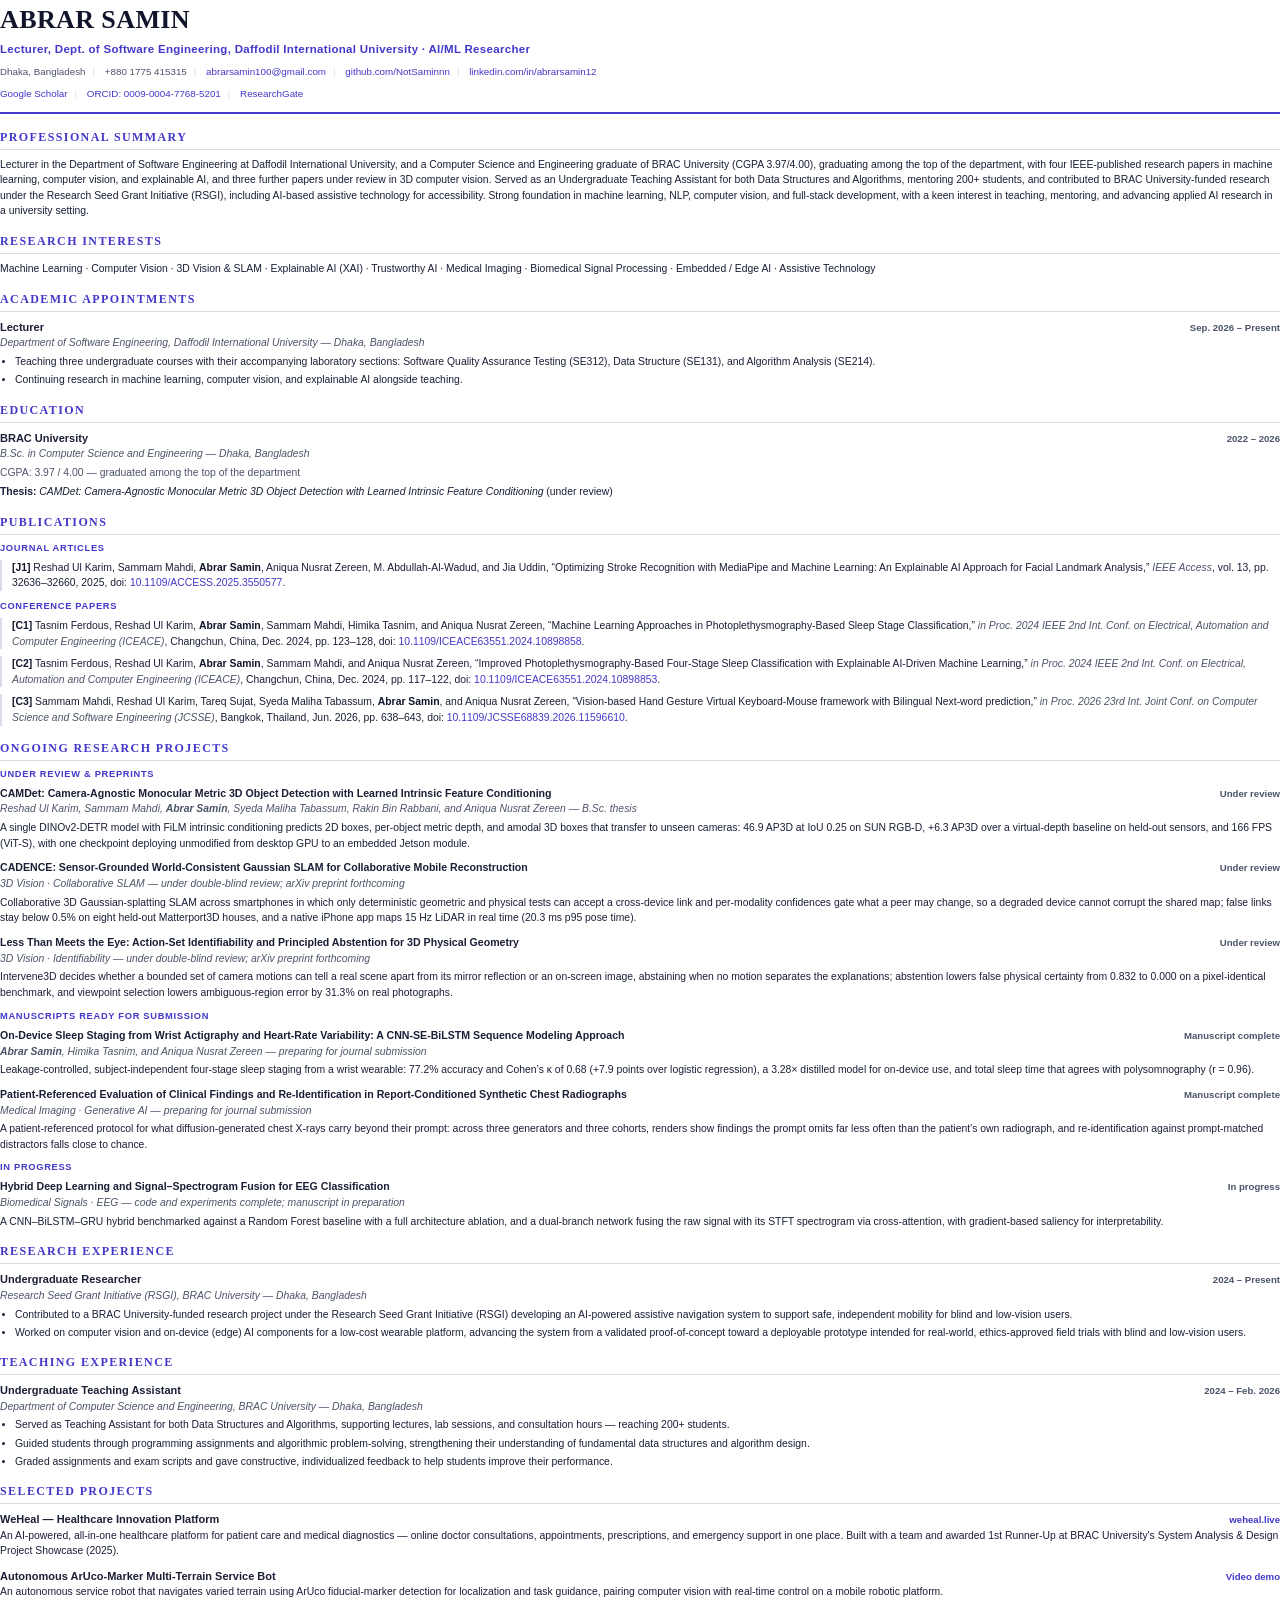
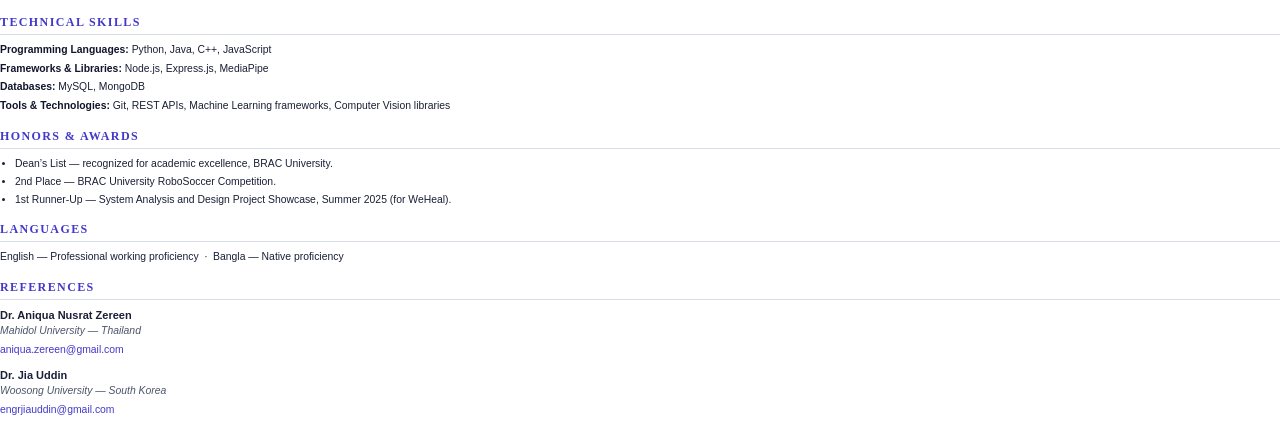
<file: assets/resume/resume.html>
<!DOCTYPE html>
<html lang="en">
<head>
<meta charset="UTF-8">
<meta name="viewport" content="width=device-width, initial-scale=1.0">
<title>Abrar Samin — Curriculum Vitae</title>
<style>
  /* Print-optimised CV. Rendered to PDF with Chrome headless (--print-to-pdf). */
  @page { size: A4; margin: 14mm 15mm; }
  * { box-sizing: border-box; margin: 0; padding: 0; }
  :root {
    --ink: #1a1f36;
    --muted: #4b5468;
    --brand: #4338ca;
    --line: #d8dce6;
  }
  html { -webkit-print-color-adjust: exact; print-color-adjust: exact; }
  body {
    font-family: "Helvetica Neue", Arial, sans-serif;
    color: var(--ink);
    font-size: 10.4px;
    line-height: 1.5;
  }
  a { color: var(--brand); text-decoration: none; }

  header { border-bottom: 2.5px solid var(--brand); padding-bottom: 10px; margin-bottom: 14px; }
  h1 { font-family: Georgia, "Times New Roman", serif; font-size: 26px; letter-spacing: 0.4px; color: #10152b; }
  .role { color: var(--brand); font-weight: 600; font-size: 11.5px; margin-top: 2px; letter-spacing: 0.3px; }
  .contact { margin-top: 7px; color: var(--muted); font-size: 9.8px; }
  .contact span { white-space: nowrap; }
  .sep { color: var(--line); margin: 0 7px; }

  section { margin-top: 13px; }
  h2 {
    font-family: Georgia, serif; font-size: 12px; text-transform: uppercase;
    letter-spacing: 1.4px; color: var(--brand); border-bottom: 1px solid var(--line);
    padding-bottom: 3px; margin-bottom: 7px;
  }
  p { margin-bottom: 4px; }
  .muted { color: var(--muted); }

  .entry { margin-bottom: 9px; }
  .entry:last-child { margin-bottom: 0; }
  .row { display: flex; justify-content: space-between; align-items: baseline; gap: 12px; }
  .row .title { font-weight: 700; font-size: 11px; }
  .row .date { color: var(--muted); font-size: 9.6px; white-space: nowrap; font-weight: 600; }
  .sub { color: var(--muted); font-style: italic; margin-bottom: 3px; }
  ul { margin: 3px 0 0 15px; }
  li { margin-bottom: 2.5px; }

  .pub { margin-bottom: 7px; padding-left: 10px; border-left: 2px solid var(--line); }
  .pub .venue { color: var(--muted); font-style: italic; }
  .pub b { color: #10152b; }

  .grid2 { display: grid; grid-template-columns: 1fr 1fr; gap: 3px 20px; }
  .skill-line b { display: inline-block; min-width: 0; color: #10152b; }
  .tag-row { margin-bottom: 3px; }

  /* Publication categories (Journal / Conference) */
  .pubcat {
    font-weight: 700; font-size: 9.3px; text-transform: uppercase; letter-spacing: 0.7px;
    color: var(--brand); margin: 9px 0 4px;
  }
  .pubcat.first { margin-top: 2px; }
  .pubnum { font-weight: 700; color: #10152b; }
  .refs { color: var(--muted); font-style: italic; }
  .proj .row .title { font-size: 10.6px; }
  .proj p { margin-bottom: 0; }

  /* Keep entries whole across page breaks — professional CV pagination */
  section { page-break-inside: avoid; break-inside: avoid; }
  .entry, .pub { page-break-inside: avoid; break-inside: avoid; }
  h2 { page-break-after: avoid; break-after: avoid; }
  /* Long sections may split between entries rather than jump whole to the next page */
  section.breakable { page-break-inside: auto; break-inside: auto; }
  .pubcat { page-break-after: avoid; break-after: avoid; }
</style>
</head>
<body>
  <header>
    <h1>ABRAR SAMIN</h1>
    <div class="role">Lecturer, Dept. of Software Engineering, Daffodil International University · AI/ML Researcher</div>
    <div class="contact">
      <span>Dhaka, Bangladesh</span><span class="sep">|</span>
      <span>+880 1775 415315</span><span class="sep">|</span>
      <span><a href="mailto:abrarsamin100@gmail.com">abrarsamin100@gmail.com</a></span><span class="sep">|</span>
      <span><a href="https://github.com/NotSaminnn">github.com/NotSaminnn</a></span><span class="sep">|</span>
      <span><a href="https://linkedin.com/in/abrarsamin12">linkedin.com/in/abrarsamin12</a></span>
    </div>
    <div class="contact">
      <span><a href="https://scholar.google.com/citations?user=wri8qfwAAAAJ">Google Scholar</a></span><span class="sep">|</span>
      <span><a href="https://orcid.org/0009-0004-7768-5201">ORCID: 0009-0004-7768-5201</a></span><span class="sep">|</span>
      <span><a href="https://www.researchgate.net/profile/Abrar-Samin-3">ResearchGate</a></span>
    </div>
  </header>

  <section>
    <h2>Professional Summary</h2>
    <p>Lecturer in the Department of Software Engineering at Daffodil International University, and a Computer
    Science and Engineering graduate of BRAC University (CGPA 3.97/4.00), graduating among the top of
    the department, with four IEEE-published research papers in machine learning, computer vision, and explainable
    AI, and three further papers under review in 3D computer vision. Served as an Undergraduate Teaching Assistant for both Data Structures and Algorithms, mentoring 200+ students,
    and contributed to BRAC University-funded research under the Research Seed Grant Initiative (RSGI), including
    AI-based assistive technology for accessibility. Strong foundation in machine learning, NLP, computer vision, and
    full-stack development, with a keen interest in teaching, mentoring, and advancing applied AI research in a
    university setting.</p>
  </section>

  <section>
    <h2>Research Interests</h2>
    <p>Machine Learning · Computer Vision · 3D Vision &amp; SLAM · Explainable AI (XAI) · Trustworthy AI · Medical Imaging · Biomedical Signal Processing · Embedded / Edge AI · Assistive Technology</p>
  </section>

  <section>
    <h2>Academic Appointments</h2>
    <div class="entry">
      <div class="row"><span class="title">Lecturer</span><span class="date">Sep. 2026 – Present</span></div>
      <div class="sub">Department of Software Engineering, Daffodil International University — Dhaka, Bangladesh</div>
      <ul>
        <li>Teaching three undergraduate courses with their accompanying laboratory sections: Software Quality
        Assurance Testing (SE312), Data Structure (SE131), and Algorithm Analysis (SE214).</li>
        <li>Continuing research in machine learning, computer vision, and explainable AI alongside teaching.</li>
      </ul>
    </div>
  </section>

  <section>
    <h2>Education</h2>
    <div class="entry">
      <div class="row"><span class="title">BRAC University</span><span class="date">2022 – 2026</span></div>
      <div class="sub">B.Sc. in Computer Science and Engineering — Dhaka, Bangladesh</div>
      <p class="muted">CGPA: 3.97 / 4.00 — graduated among the top of the department</p>
      <p><b>Thesis:</b> <i>CAMDet: Camera-Agnostic Monocular Metric 3D Object Detection with Learned Intrinsic Feature
      Conditioning</i> (under review)</p>
    </div>
  </section>

  <section>
    <h2>Publications</h2>
    <div class="pubcat first">Journal Articles</div>
    <div class="pub">
      <span class="pubnum">[J1]</span> Reshad Ul Karim, Sammam Mahdi, <b>Abrar Samin</b>, Aniqua Nusrat Zereen,
      M. Abdullah-Al-Wadud, and Jia Uddin, &ldquo;Optimizing Stroke Recognition with MediaPipe and Machine Learning:
      An Explainable AI Approach for Facial Landmark Analysis,&rdquo; <span class="venue">IEEE Access</span>, vol. 13,
      pp. 32636&ndash;32660, 2025, doi: <a href="https://doi.org/10.1109/ACCESS.2025.3550577">10.1109/ACCESS.2025.3550577</a>.
    </div>
    <div class="pubcat">Conference Papers</div>
    <div class="pub">
      <span class="pubnum">[C1]</span> Tasnim Ferdous, Reshad Ul Karim, <b>Abrar Samin</b>, Sammam Mahdi, Himika Tasnim,
      and Aniqua Nusrat Zereen, &ldquo;Machine Learning Approaches in Photoplethysmography-Based Sleep Stage
      Classification,&rdquo; <span class="venue">in Proc. 2024 IEEE 2nd Int. Conf. on Electrical, Automation and
      Computer Engineering (ICEACE)</span>, Changchun, China, Dec. 2024, pp. 123&ndash;128, doi:
      <a href="https://doi.org/10.1109/ICEACE63551.2024.10898858">10.1109/ICEACE63551.2024.10898858</a>.
    </div>
    <div class="pub">
      <span class="pubnum">[C2]</span> Tasnim Ferdous, Reshad Ul Karim, <b>Abrar Samin</b>, Sammam Mahdi, and Aniqua Nusrat
      Zereen, &ldquo;Improved Photoplethysmography-Based Four-Stage Sleep Classification with Explainable AI-Driven
      Machine Learning,&rdquo; <span class="venue">in Proc. 2024 IEEE 2nd Int. Conf. on Electrical, Automation and
      Computer Engineering (ICEACE)</span>, Changchun, China, Dec. 2024, pp. 117&ndash;122, doi:
      <a href="https://doi.org/10.1109/ICEACE63551.2024.10898853">10.1109/ICEACE63551.2024.10898853</a>.
    </div>
    <div class="pub">
      <span class="pubnum">[C3]</span> Sammam Mahdi, Reshad Ul Karim, Tareq Sujat, Syeda Maliha Tabassum, <b>Abrar Samin</b>,
      and Aniqua Nusrat Zereen, &ldquo;Vision-based Hand Gesture Virtual Keyboard-Mouse framework with Bilingual
      Next-word prediction,&rdquo; <span class="venue">in Proc. 2026 23rd Int. Joint Conf. on Computer Science and
      Software Engineering (JCSSE)</span>, Bangkok, Thailand, Jun. 2026, pp. 638&ndash;643, doi:
      <a href="https://doi.org/10.1109/JCSSE68839.2026.11596610">10.1109/JCSSE68839.2026.11596610</a>.
    </div>
  </section>

  <section class="breakable">
    <h2>Ongoing Research Projects</h2>
    <div class="pubcat first">Under Review &amp; Preprints</div>
    <div class="entry proj">
      <div class="row"><span class="title">CAMDet: Camera-Agnostic Monocular Metric 3D Object Detection with Learned Intrinsic Feature Conditioning</span><span class="date">Under review</span></div>
      <div class="sub">Reshad Ul Karim, Sammam Mahdi, <b>Abrar Samin</b>, Syeda Maliha Tabassum, Rakin Bin Rabbani, and Aniqua Nusrat Zereen &mdash; B.Sc. thesis</div>
      <p>A single DINOv2-DETR model with FiLM intrinsic conditioning predicts 2D boxes, per-object metric depth, and
      amodal 3D boxes that transfer to unseen cameras: 46.9 AP3D at IoU 0.25 on SUN RGB-D, +6.3 AP3D over a
      virtual-depth baseline on held-out sensors, and 166 FPS (ViT-S), with one checkpoint deploying unmodified from
      desktop GPU to an embedded Jetson module.</p>
    </div>
    <div class="entry proj">
      <div class="row"><span class="title">CADENCE: Sensor-Grounded World-Consistent Gaussian SLAM for Collaborative Mobile Reconstruction</span><span class="date">Under review</span></div>
      <div class="sub">3D Vision &middot; Collaborative SLAM &mdash; under double-blind review; arXiv preprint forthcoming</div>
      <p>Collaborative 3D Gaussian-splatting SLAM across smartphones in which only deterministic geometric and physical
      tests can accept a cross-device link and per-modality confidences gate what a peer may change, so a degraded
      device cannot corrupt the shared map; false links stay below 0.5% on eight held-out Matterport3D houses, and a
      native iPhone app maps 15 Hz LiDAR in real time (20.3 ms p95 pose time).</p>
    </div>
    <div class="entry proj">
      <div class="row"><span class="title">Less Than Meets the Eye: Action-Set Identifiability and Principled Abstention for 3D Physical Geometry</span><span class="date">Under review</span></div>
      <div class="sub">3D Vision &middot; Identifiability &mdash; under double-blind review; arXiv preprint forthcoming</div>
      <p>Intervene3D decides whether a bounded set of camera motions can tell a real scene apart from its mirror
      reflection or an on-screen image, abstaining when no motion separates the explanations; abstention lowers false
      physical certainty from 0.832 to 0.000 on a pixel-identical benchmark, and viewpoint selection lowers
      ambiguous-region error by 31.3% on real photographs.</p>
    </div>
    <div class="pubcat">Manuscripts Ready for Submission</div>
    <div class="entry proj">
      <div class="row"><span class="title">On-Device Sleep Staging from Wrist Actigraphy and Heart-Rate Variability: A CNN-SE-BiLSTM Sequence Modeling Approach</span><span class="date">Manuscript complete</span></div>
      <div class="sub"><b>Abrar Samin</b>, Himika Tasnim, and Aniqua Nusrat Zereen &mdash; preparing for journal submission</div>
      <p>Leakage-controlled, subject-independent four-stage sleep staging from a wrist wearable: 77.2% accuracy and
      Cohen&rsquo;s &kappa; of 0.68 (+7.9 points over logistic regression), a 3.28&times; distilled model for on-device
      use, and total sleep time that agrees with polysomnography (r = 0.96).</p>
    </div>
    <div class="entry proj">
      <div class="row"><span class="title">Patient-Referenced Evaluation of Clinical Findings and Re-Identification in Report-Conditioned Synthetic Chest Radiographs</span><span class="date">Manuscript complete</span></div>
      <div class="sub">Medical Imaging &middot; Generative AI &mdash; preparing for journal submission</div>
      <p>A patient-referenced protocol for what diffusion-generated chest X-rays carry beyond their prompt: across three
      generators and three cohorts, renders show findings the prompt omits far less often than the patient&rsquo;s own
      radiograph, and re-identification against prompt-matched distractors falls close to chance.</p>
    </div>
    <div class="pubcat">In Progress</div>
    <div class="entry proj">
      <div class="row"><span class="title">Hybrid Deep Learning and Signal&ndash;Spectrogram Fusion for EEG Classification</span><span class="date">In progress</span></div>
      <div class="sub">Biomedical Signals &middot; EEG &mdash; code and experiments complete; manuscript in preparation</div>
      <p>A CNN&ndash;BiLSTM&ndash;GRU hybrid benchmarked against a Random Forest baseline with a full architecture
      ablation, and a dual-branch network fusing the raw signal with its STFT spectrogram via cross-attention, with
      gradient-based saliency for interpretability.</p>
    </div>
  </section>

  <section>
    <h2>Research Experience</h2>
    <div class="entry">
      <div class="row"><span class="title">Undergraduate Researcher</span><span class="date">2024 – Present</span></div>
      <div class="sub">Research Seed Grant Initiative (RSGI), BRAC University — Dhaka, Bangladesh</div>
      <ul>
        <li>Contributed to a BRAC University-funded research project under the Research Seed Grant Initiative (RSGI)
        developing an AI-powered assistive navigation system to support safe, independent mobility for blind and
        low-vision users.</li>
        <li>Worked on computer vision and on-device (edge) AI components for a low-cost wearable platform, advancing
        the system from a validated proof-of-concept toward a deployable prototype intended for real-world,
        ethics-approved field trials with blind and low-vision users.</li>
      </ul>
    </div>
  </section>

  <section>
    <h2>Teaching Experience</h2>
    <div class="entry">
      <div class="row"><span class="title">Undergraduate Teaching Assistant</span><span class="date">2024 – Feb. 2026</span></div>
      <div class="sub">Department of Computer Science and Engineering, BRAC University — Dhaka, Bangladesh</div>
      <ul>
        <li>Served as Teaching Assistant for both Data Structures and Algorithms, supporting lectures, lab sessions,
        and consultation hours — reaching 200+ students.</li>
        <li>Guided students through programming assignments and algorithmic problem-solving, strengthening their
        understanding of fundamental data structures and algorithm design.</li>
        <li>Graded assignments and exam scripts and gave constructive, individualized feedback to help students
        improve their performance.</li>
      </ul>
    </div>
  </section>

  <section>
    <h2>Selected Projects</h2>
    <div class="entry">
      <div class="row"><span class="title">WeHeal — Healthcare Innovation Platform</span><span class="date"><a href="https://weheal.live/">weheal.live</a></span></div>
      <p>An AI-powered, all-in-one healthcare platform for patient care and medical diagnostics — online doctor
      consultations, appointments, prescriptions, and emergency support in one place. Built with a team and awarded
      1st Runner-Up at BRAC University's System Analysis &amp; Design Project Showcase (2025).</p>
    </div>
    <div class="entry">
      <div class="row"><span class="title">Autonomous ArUco-Marker Multi-Terrain Service Bot</span><span class="date"><a href="https://www.youtube.com/watch?v=WJUcASlT_to">Video demo</a></span></div>
      <p>An autonomous service robot that navigates varied terrain using ArUco fiducial-marker detection for
      localization and task guidance, pairing computer vision with real-time control on a mobile robotic platform.</p>
    </div>
  </section>

  <section>
    <h2>Technical Skills</h2>
    <div class="tag-row skill-line"><b>Programming Languages:</b> Python, Java, C++, JavaScript</div>
    <div class="tag-row skill-line"><b>Frameworks &amp; Libraries:</b> Node.js, Express.js, MediaPipe</div>
    <div class="tag-row skill-line"><b>Databases:</b> MySQL, MongoDB</div>
    <div class="tag-row skill-line"><b>Tools &amp; Technologies:</b> Git, REST APIs, Machine Learning frameworks, Computer Vision libraries</div>
  </section>

  <section>
    <h2>Honors &amp; Awards</h2>
    <ul>
      <li>Dean&rsquo;s List — recognized for academic excellence, BRAC University.</li>
      <li>2nd Place — BRAC University RoboSoccer Competition.</li>
      <li>1st Runner-Up — System Analysis and Design Project Showcase, Summer 2025 (for WeHeal).</li>
    </ul>
  </section>

  <section>
    <h2>Languages</h2>
    <p>English — Professional working proficiency &nbsp;·&nbsp; Bangla — Native proficiency</p>
  </section>

  <section>
    <h2>References</h2>
    <div class="entry">
      <div class="row"><span class="title">Dr. Aniqua Nusrat Zereen</span></div>
      <div class="sub">Mahidol University — Thailand</div>
      <p class="muted"><a href="mailto:aniqua.zereen@gmail.com">aniqua.zereen@gmail.com</a></p>
    </div>
    <div class="entry">
      <div class="row"><span class="title">Dr. Jia Uddin</span></div>
      <div class="sub">Woosong University — South Korea</div>
      <p class="muted"><a href="mailto:engrjiauddin@gmail.com">engrjiauddin@gmail.com</a></p>
    </div>
  </section>
</body>
</html>
</file>
<file: style.css>
/* =============================================================================
   Abrar Samin — Portfolio
   style.css  ·  Vanilla CSS, no framework
   Structure:
     1. Design tokens (light/dark)      6. Section headings
     2. Reset & base                    7. Components (cards, timeline, ...)
     3. Utilities & animations          8. Section-specific styles
     4. Layout (container, sections)    9. Footer & floating buttons
     5. Header / navigation            10. Responsive & motion preferences
   ========================================================================== */

/* ------------------------------- 1. TOKENS -------------------------------- */
:root {
  /* Brand gradient — used for gradient TEXT (hero name), rings, and accents */
  --grad: linear-gradient(120deg, #4f46e5 0%, #7c3aed 50%, #0891b2 100%);
  /* CTA gradient — for surfaces with WHITE text/icons; every stop clears 4.5:1
     on #fff in both themes, so it is intentionally NOT overridden for dark. */
  --grad-cta: linear-gradient(120deg, #4f46e5 0%, #6d28d9 50%, #0369a1 100%);

  /* Light theme (default) */
  --bg: #ffffff;
  --bg-alt: #f4f6fb;
  --card: #ffffff;
  --text: #2a3142;
  --text-muted: #5a6377;
  --heading: #12152a;
  --border: #e7eaf3;
  --border-strong: #d4d9e6;
  --input-border: #767b8a; /* >=4.2:1 on the white field/card — WCAG 1.4.11 */
  --brand: #4f46e5;
  --brand-strong: #4338ca;
  --accent: #0e7490;
  --chip-bg: #eef1fb;
  --chip-text: #3f3f9a;
  --ring: rgba(79, 70, 229, 0.35);
  --shadow-sm: 0 1px 2px rgba(16, 24, 40, 0.05);
  --shadow: 0 1px 2px rgba(16, 24, 40, 0.04), 0 14px 30px -16px rgba(16, 24, 40, 0.18);
  --shadow-lg: 0 24px 60px -24px rgba(16, 24, 40, 0.28);
  --header-bg: rgba(255, 255, 255, 0.72);
  --hero-tint-1: rgba(79, 70, 229, 0.16);
  --hero-tint-2: rgba(124, 58, 237, 0.14);
  --hero-tint-3: rgba(6, 182, 212, 0.14);
  --grid-line: rgba(18, 21, 42, 0.04);

  /* Typography */
  --font-sans: "Inter", system-ui, -apple-system, "Segoe UI", Roboto, Helvetica, Arial, sans-serif;
  --font-display: "Fraunces", Georgia, "Times New Roman", serif;

  /* Metrics */
  --container: 1120px;
  --radius: 16px;
  --radius-sm: 10px;
  --radius-pill: 999px;
  --header-h: 68px;
  --ease: cubic-bezier(0.22, 1, 0.36, 1);
}

[data-theme="dark"] {
  --grad: linear-gradient(120deg, #818cf8 0%, #a78bfa 50%, #22d3ee 100%);
  --bg: #0b0f1a;
  --bg-alt: #0e1322;
  --card: #131a2b;
  --text: #cdd4e6;
  --text-muted: #94a0ba;
  --heading: #f2f5fd;
  --border: #212a40;
  --border-strong: #2c3650;
  --input-border: #626d8f; /* >=3.4:1 on the dark field/card — WCAG 1.4.11 */
  --brand: #99a2ff;
  --brand-strong: #818cf8;
  --accent: #38bdf8;
  --chip-bg: #1b2338;
  --chip-text: #b9c0f0;
  --ring: rgba(129, 140, 248, 0.45);
  --shadow-sm: 0 1px 2px rgba(0, 0, 0, 0.4);
  --shadow: 0 1px 2px rgba(0, 0, 0, 0.35), 0 20px 44px -20px rgba(0, 0, 0, 0.7);
  --shadow-lg: 0 30px 70px -28px rgba(0, 0, 0, 0.8);
  --header-bg: rgba(11, 15, 26, 0.72);
  --hero-tint-1: rgba(99, 102, 241, 0.24);
  --hero-tint-2: rgba(124, 58, 237, 0.24);
  --hero-tint-3: rgba(34, 211, 238, 0.18);
  --grid-line: rgba(255, 255, 255, 0.035);
}

/* ------------------------------ 2. RESET/BASE ----------------------------- */
*,
*::before,
*::after { box-sizing: border-box; }

* { margin: 0; }

html {
  scroll-behavior: smooth;
  scroll-padding-top: calc(var(--header-h) + 16px);
  -webkit-text-size-adjust: 100%;
}

body {
  font-family: var(--font-sans);
  font-size: 16px;
  line-height: 1.65;
  color: var(--text);
  background: var(--bg);
  -webkit-font-smoothing: antialiased;
  text-rendering: optimizeLegibility;
  overflow-x: hidden;
  transition: background-color 0.3s var(--ease), color 0.3s var(--ease);
}

img { max-width: 100%; display: block; height: auto; }
a { color: var(--brand-strong); text-decoration: none; transition: color 0.2s ease; }
a:hover { color: var(--brand); }
ul, ol { list-style: none; padding: 0; }
button { font: inherit; cursor: pointer; border: none; background: none; color: inherit; }
input, textarea { font: inherit; }

h1, h2, h3, h4 { font-family: var(--font-display); color: var(--heading); line-height: 1.15; font-weight: 600; }

:focus-visible {
  outline: 3px solid var(--brand-strong);
  outline-offset: 2px;
  border-radius: 4px;
}
/* Skip-link target is focusable but should not show a ring on the whole region */
#main:focus { outline: none; }

/* ----------------------------- 3. UTILITIES ------------------------------- */
.container {
  width: 100%;
  max-width: var(--container);
  margin-inline: auto;
  padding-inline: clamp(1.15rem, 4vw, 2rem);
}

.sr-only {
  position: absolute; width: 1px; height: 1px;
  padding: 0; margin: -1px; overflow: hidden;
  clip: rect(0 0 0 0); white-space: nowrap; border: 0;
}

.skip-link {
  position: absolute; left: 12px; top: -60px; z-index: 200;
  background: var(--brand-strong); color: #fff;
  padding: 10px 16px; border-radius: 8px; font-weight: 600;
  transition: top 0.2s ease;
}
.skip-link:focus { top: 12px; color: #fff; }

.gradient-text {
  background: var(--grad);
  -webkit-background-clip: text;
  background-clip: text;
  -webkit-text-fill-color: transparent;
  color: transparent;
}

/* Scroll-reveal — gated behind `.js` so content stays visible without JavaScript */
.js .reveal {
  opacity: 0;
  transform: translateY(26px);
  transition: opacity 0.7s var(--ease), transform 0.7s var(--ease);
  will-change: opacity, transform;
}
.js .reveal.is-visible { opacity: 1; transform: none; }
/* Gentle stagger inside card grids */
.js .cards-grid .reveal:nth-child(2) { transition-delay: 0.07s; }
.js .cards-grid .reveal:nth-child(3) { transition-delay: 0.14s; }
.js .cards-grid .reveal:nth-child(4) { transition-delay: 0.21s; }
.js .cards-grid .reveal:nth-child(5) { transition-delay: 0.28s; }
.js .cards-grid .reveal:nth-child(6) { transition-delay: 0.35s; }

/* --------------------------- 4. LAYOUT / SECTIONS ------------------------- */
.section { padding-block: clamp(4rem, 8vw, 7rem); background: var(--bg); }
.section-alt { background: var(--bg-alt); }

.btn {
  display: inline-flex; align-items: center; justify-content: center; gap: 0.55rem;
  padding: 0.8rem 1.4rem; border-radius: var(--radius-pill);
  font-weight: 600; font-size: 0.98rem; letter-spacing: 0.1px;
  cursor: pointer; transition: transform 0.18s var(--ease), box-shadow 0.2s ease, background 0.2s ease, color 0.2s ease;
  white-space: nowrap;
}
.btn svg { flex-shrink: 0; }
.btn-primary { background-image: var(--grad-cta); color: #fff; box-shadow: 0 10px 24px -10px var(--ring); }
.btn-primary:hover { color: #fff; transform: translateY(-2px); box-shadow: 0 16px 30px -12px var(--ring); }
.btn-ghost {
  background: transparent; color: var(--heading);
  border: 1.5px solid var(--border-strong);
}
.btn-ghost:hover { color: var(--heading); border-color: var(--brand); transform: translateY(-2px); }

/* ------------------------------ 5. HEADER/NAV ----------------------------- */
.site-header {
  position: sticky; top: 0; z-index: 100;
  background: var(--header-bg);
  backdrop-filter: saturate(180%) blur(14px);
  -webkit-backdrop-filter: saturate(180%) blur(14px);
  border-bottom: 1px solid transparent;
  transition: border-color 0.3s ease, box-shadow 0.3s ease, background 0.3s ease;
}
.site-header.scrolled { border-bottom-color: var(--border); box-shadow: var(--shadow-sm); }

.nav {
  display: flex; align-items: center; justify-content: space-between;
  height: var(--header-h); gap: 1rem;
}
.brand { display: inline-flex; align-items: center; gap: 0.65rem; color: var(--heading); font-weight: 700; }
.brand:hover { color: var(--heading); }
.brand-mark {
  display: grid; place-items: center;
  width: 38px; height: 38px; border-radius: 11px;
  background-image: var(--grad-cta); color: #fff;
  font-family: var(--font-display); font-weight: 600; font-size: 1.05rem; letter-spacing: -0.5px;
  box-shadow: 0 6px 16px -8px var(--ring);
}
.brand-name { font-family: var(--font-display); font-size: 1.12rem; white-space: nowrap; }

.nav-menu { display: flex; align-items: center; gap: 0.15rem; }
.nav-link {
  position: relative; display: inline-block;
  padding: 0.5rem 0.5rem; border-radius: 8px;
  color: var(--text-muted); font-weight: 500; font-size: 0.92rem; white-space: nowrap;
}
.nav-link:hover { color: var(--heading); background: var(--bg-alt); }
.nav-link.active { color: var(--brand-strong); }
.nav-link.active::after {
  content: ""; position: absolute; left: 0.5rem; right: 0.5rem; bottom: 0.28rem; height: 2px;
  background-image: var(--grad); border-radius: 2px;
}
[data-theme="dark"] .nav-link:hover { background: #182036; }

.nav-controls { display: flex; align-items: center; gap: 0.5rem; }
.theme-toggle {
  display: grid; place-items: center;
  width: 40px; height: 40px; border-radius: 10px;
  border: 1.5px solid var(--border-strong); color: var(--heading);
  transition: border-color 0.2s ease, background 0.2s ease, transform 0.2s ease;
}
.theme-toggle:hover { border-color: var(--brand); transform: translateY(-1px); }
.theme-toggle .icon-moon { display: none; }
[data-theme="dark"] .theme-toggle .icon-sun { display: none; }
[data-theme="dark"] .theme-toggle .icon-moon { display: block; }

/* Hamburger (hidden on desktop) */
.nav-toggle {
  display: none; width: 42px; height: 42px; border-radius: 10px;
  border: 1.5px solid var(--border-strong); position: relative;
}
.nav-toggle-bar,
.nav-toggle-bar::before,
.nav-toggle-bar::after {
  position: absolute;
  width: 18px; height: 2px; border-radius: 2px; background: var(--heading);
  transition: transform 0.28s var(--ease), opacity 0.2s ease, background 0.2s ease, top 0.2s ease;
}
.nav-toggle-bar { left: 50%; top: 50%; transform: translate(-50%, -50%); }
.nav-toggle-bar::before,
.nav-toggle-bar::after { content: ""; left: 0; }
.nav-toggle-bar::before { top: -6px; }
.nav-toggle-bar::after { top: 6px; }

/* ---------------------------- 6. SECTION HEADS ---------------------------- */
.section-head { max-width: 720px; margin-bottom: clamp(2rem, 4vw, 3rem); }
.section-kicker {
  display: inline-flex; align-items: center; gap: 0.6rem;
  font-size: 0.82rem; font-weight: 600; letter-spacing: 0.14em;
  text-transform: uppercase; color: var(--brand-strong); margin-bottom: 0.6rem;
  font-family: var(--font-sans);
}
.section-kicker::before {
  content: ""; width: 28px; height: 2px; border-radius: 2px; background-image: var(--grad);
}
.section-title { font-size: clamp(1.8rem, 3.6vw, 2.6rem); }
.section-sub { margin-top: 0.8rem; color: var(--text-muted); font-size: 1.05rem; }
.subsection-title {
  font-size: 1.25rem; margin: 2.6rem 0 1.1rem;
  padding-left: 0.85rem; border-left: 3px solid var(--brand);
}

/* ------------------------------ 7. COMPONENTS ----------------------------- */
.card {
  background: var(--card); border: 1px solid var(--border);
  border-radius: var(--radius); box-shadow: var(--shadow);
  transition: transform 0.25s var(--ease), box-shadow 0.25s var(--ease), border-color 0.25s ease;
}
.cards-grid { display: grid; gap: 1.15rem; }

/* Icon chips used on interest/skill cards */
.card-icon, .skill-icon, .contact-icon, .award-medal {
  display: grid; place-items: center; color: var(--brand-strong);
}
.card-icon {
  width: 48px; height: 48px; border-radius: 12px; margin-bottom: 1rem;
  background: var(--chip-bg);
}

/* Tag & chip lists */
.tag-list, .chip-list { display: flex; flex-wrap: wrap; gap: 0.5rem; }
.tag, .chip {
  font-size: 0.83rem; font-weight: 500; padding: 0.32rem 0.7rem;
  border-radius: var(--radius-pill); background: var(--chip-bg); color: var(--chip-text);
}
.chip { font-weight: 600; }
.pill {
  display: inline-block; font-size: 0.8rem; font-weight: 600;
  padding: 0.28rem 0.7rem; border-radius: var(--radius-pill);
  background: var(--chip-bg); color: var(--chip-text); white-space: nowrap;
}
.bullet-list { display: grid; gap: 0.6rem; margin-top: 0.4rem; }
.bullet-list li { position: relative; padding-left: 1.4rem; color: var(--text); }
.bullet-list li::before {
  content: ""; position: absolute; left: 0; top: 0.6em;
  width: 7px; height: 7px; border-radius: 50%; background-image: var(--grad);
}

/* Timeline */
.timeline { position: relative; margin-left: 0.5rem; }
.timeline::before {
  content: ""; position: absolute; left: 7px; top: 6px; bottom: 6px;
  width: 2px; background: linear-gradient(var(--brand), transparent);
}
.timeline-item { position: relative; padding-left: 2.4rem; }
.timeline-item + .timeline-item { margin-top: 1.5rem; }
.timeline-marker {
  position: absolute; left: 0; top: 6px; width: 16px; height: 16px;
  border-radius: 50%; background: var(--card); border: 3px solid var(--brand);
  box-shadow: 0 0 0 4px var(--bg);
}
.timeline-card { padding: 1.4rem 1.5rem; }
.timeline-top { display: flex; flex-wrap: wrap; align-items: baseline; justify-content: space-between; gap: 0.5rem 1rem; }
.timeline-org { color: var(--brand-strong); font-weight: 600; margin: 0.35rem 0 0.7rem; font-size: 0.96rem; }
.timeline-desc { color: var(--text-muted); }
.timeline-thesis { margin-top: 0.6rem; }
.timeline-card .tag-list { margin-top: 1rem; }

/* --------------------------- 8. SECTION-SPECIFIC -------------------------- */

/* HERO */
.hero {
  position: relative; overflow: hidden;
  padding-block: clamp(3.5rem, 9vw, 7rem);
  min-height: min(92vh, 820px);
  display: flex; align-items: center;
}
.hero-bg { position: absolute; inset: 0; z-index: 0; pointer-events: none; }
.blob { position: absolute; border-radius: 50%; filter: blur(60px); opacity: 0.9; }
.blob-1 { width: 44vw; height: 44vw; max-width: 560px; max-height: 560px; top: -10%; right: -6%; background: var(--hero-tint-1); animation: float 18s var(--ease) infinite; }
.blob-2 { width: 38vw; height: 38vw; max-width: 480px; max-height: 480px; bottom: -14%; left: -8%; background: var(--hero-tint-2); animation: float 22s var(--ease) infinite reverse; }
.blob-3 { width: 30vw; height: 30vw; max-width: 360px; max-height: 360px; top: 30%; left: 40%; background: var(--hero-tint-3); animation: float 26s var(--ease) infinite; }
.grid-overlay {
  position: absolute; inset: 0;
  background-image: linear-gradient(var(--grid-line) 1px, transparent 1px),
                    linear-gradient(90deg, var(--grid-line) 1px, transparent 1px);
  background-size: 46px 46px;
  mask-image: radial-gradient(ellipse 80% 70% at 50% 40%, #000 40%, transparent 100%);
  -webkit-mask-image: radial-gradient(ellipse 80% 70% at 50% 40%, #000 40%, transparent 100%);
}
@keyframes float {
  0%, 100% { transform: translate(0, 0) scale(1); }
  50% { transform: translate(2%, 4%) scale(1.06); }
}

.hero-inner {
  position: relative; z-index: 1;
  display: grid; grid-template-columns: 1.25fr 0.85fr; gap: clamp(2rem, 5vw, 4rem);
  align-items: center;
}
.hero-eyebrow {
  display: inline-flex; align-items: center; gap: 0.5rem;
  font-size: 0.9rem; font-weight: 500; color: var(--text-muted);
  background: var(--card); border: 1px solid var(--border);
  padding: 0.4rem 0.9rem; border-radius: var(--radius-pill); box-shadow: var(--shadow-sm);
}
.status-dot {
  width: 9px; height: 9px; border-radius: 50%; background: #22c55e;
  box-shadow: 0 0 0 0 rgba(34, 197, 94, 0.5); animation: pulse 2.2s ease-out infinite;
}
@keyframes pulse {
  0% { box-shadow: 0 0 0 0 rgba(34, 197, 94, 0.5); }
  70% { box-shadow: 0 0 0 8px rgba(34, 197, 94, 0); }
  100% { box-shadow: 0 0 0 0 rgba(34, 197, 94, 0); }
}
.hero-title {
  font-size: clamp(2.5rem, 6.2vw, 4.3rem); font-weight: 600;
  margin: 1.1rem 0 0.6rem; letter-spacing: -0.02em;
}
.hero-role {
  font-size: clamp(1.15rem, 2.6vw, 1.6rem); color: var(--heading);
  font-weight: 500; min-height: 1.6em; display: flex; align-items: baseline; gap: 0.5ch; flex-wrap: wrap;
}
.typing-prefix { color: var(--text-muted); }
.typing { font-family: var(--font-display); color: var(--brand-strong); font-weight: 600; }
.typing::after {
  content: "|"; color: var(--accent); font-weight: 400;
  margin-left: 2px; animation: caret 1s step-end infinite;
}
@keyframes caret { 50% { opacity: 0; } }
.hero-lede { margin-top: 1.2rem; max-width: 40rem; color: var(--text-muted); font-size: 1.08rem; }
.hero-actions { display: flex; flex-wrap: wrap; gap: 0.9rem; margin-top: 1.8rem; }
.hero-social { display: flex; flex-wrap: wrap; gap: 0.6rem; margin-top: 1.8rem; }
.hero-social a {
  display: grid; place-items: center; width: 44px; height: 44px; border-radius: 12px;
  color: var(--text-muted); background: var(--card); border: 1px solid var(--border);
  transition: transform 0.2s var(--ease), color 0.2s ease, border-color 0.2s ease;
}
.hero-social a:hover { color: var(--brand-strong); border-color: var(--brand); transform: translateY(-3px); }

.hero-portrait { display: flex; flex-direction: column; align-items: center; gap: 1.4rem; }
.portrait-ring {
  position: relative; width: min(340px, 74vw); aspect-ratio: 1; border-radius: 50%;
  padding: 6px; background: var(--grad);
  box-shadow: var(--shadow-lg);
}
.portrait-ring::before {
  content: ""; position: absolute; inset: -26px; border-radius: 50%; z-index: -1;
  background: radial-gradient(circle, var(--hero-tint-1), transparent 68%);
  filter: blur(18px);
}
.portrait-ring::after {
  content: ""; position: absolute; inset: -14px; border-radius: 50%;
  border: 1.5px dashed var(--border-strong); opacity: 0.6;
  animation: spin 40s linear infinite;
}
@keyframes spin { to { transform: rotate(360deg); } }
.portrait-img { width: 100%; height: 100%; border-radius: 50%; object-fit: cover; border: 5px solid var(--bg); }
.hero-stats {
  display: flex; gap: 0.6rem; width: min(340px, 74vw);
}
.hero-stats li {
  flex: 1; text-align: center; background: var(--card); border: 1px solid var(--border);
  border-radius: var(--radius-sm); padding: 0.7rem 0.4rem; box-shadow: var(--shadow-sm);
  display: flex; flex-direction: column; justify-content: center;
}
.stat-num { display: block; font-family: var(--font-display); font-size: 1.5rem; font-weight: 600; color: var(--heading); }
.stat-sup { font-size: 0.9rem; }
.stat-label { display: block; font-size: 0.72rem; color: var(--text-muted); margin-top: 0.1rem; letter-spacing: 0.02em; }

.scroll-cue {
  position: absolute; left: 50%; bottom: 1.6rem; transform: translateX(-50%); z-index: 1;
  width: 26px; height: 42px; border: 2px solid var(--border-strong); border-radius: 14px;
  display: grid; place-items: start center; padding-top: 7px;
}
.scroll-cue-mouse { width: 4px; height: 8px; border-radius: 2px; background: var(--brand); animation: cue 1.6s var(--ease) infinite; }
@keyframes cue { 0% { opacity: 0; transform: translateY(-3px); } 40% { opacity: 1; } 100% { opacity: 0; transform: translateY(9px); } }

/* ABOUT */
.about-grid { display: grid; grid-template-columns: 1.6fr 1fr; gap: clamp(1.6rem, 4vw, 3rem); align-items: start; }
.about-bio p + p { margin-top: 1.05rem; }
.about-bio p { font-size: 1.06rem; }
.about-facts { padding: 1.6rem 1.7rem; background: var(--card); border: 1px solid var(--border); border-radius: var(--radius); box-shadow: var(--shadow); }
.about-facts dl { display: grid; gap: 1rem; }
.about-facts dt { font-size: 0.76rem; text-transform: uppercase; letter-spacing: 0.1em; color: var(--text-muted); font-weight: 600; }
.about-facts dd { color: var(--heading); font-weight: 500; margin-top: 0.15rem; }
.about-facts > dl > div + div { border-top: 1px solid var(--border); padding-top: 1rem; }

/* INTERESTS */
.interests-grid { grid-template-columns: repeat(3, 1fr); }
.interest-card { padding: 1.6rem; }
.interest-card h3 { font-size: 1.18rem; margin-bottom: 0.5rem; }
.interest-card p { color: var(--text-muted); font-size: 0.97rem; }
.interest-card:hover { transform: translateY(-5px); box-shadow: var(--shadow-lg); border-color: var(--border-strong); }

/* PUBLICATIONS */
.pub-filters { display: flex; flex-wrap: wrap; gap: 0.6rem; margin-bottom: 1.6rem; }
.filter-btn {
  padding: 0.5rem 1rem; border-radius: var(--radius-pill);
  border: 1.5px solid var(--border-strong); color: var(--text-muted);
  font-weight: 600; font-size: 0.92rem; display: inline-flex; align-items: center; gap: 0.45rem;
  transition: color 0.2s ease, border-color 0.2s ease, background 0.2s ease, transform 0.15s ease;
}
.filter-btn:hover { color: var(--heading); border-color: var(--brand); }
.filter-btn.is-active { color: #fff; background-image: var(--grad-cta); border-color: transparent; }
.filter-btn .count {
  font-size: 0.75rem; background: rgba(0, 0, 0, 0.08); border-radius: var(--radius-pill);
  padding: 0.05rem 0.45rem; line-height: 1.5;
}
.filter-btn.is-active .count { background: rgba(255, 255, 255, 0.25); }
[data-theme="dark"] .filter-btn .count { background: rgba(255, 255, 255, 0.1); }
[data-theme="dark"] .filter-btn.is-active .count { background: rgba(255, 255, 255, 0.25); }

.pub-list { display: grid; gap: 1.1rem; }
.pub-card { padding: 1.5rem 1.6rem; border-left: 4px solid transparent; }
.pub-card:hover { transform: translateY(-3px); box-shadow: var(--shadow-lg); }
.pub-card[data-type="journal"] { border-left-color: var(--brand); }
.pub-card[data-type="conference"] { border-left-color: var(--accent); }
.pub-card.is-hidden { display: none; }
.pub-meta { display: flex; flex-wrap: wrap; align-items: center; gap: 0.6rem; margin-bottom: 0.7rem; }
.pub-badge { font-size: 0.72rem; font-weight: 700; letter-spacing: 0.04em; text-transform: uppercase; padding: 0.24rem 0.6rem; border-radius: 6px; }
.badge-journal { background: rgba(79, 70, 229, 0.12); color: var(--brand-strong); }
.badge-conf { background: rgba(14, 116, 144, 0.12); color: var(--accent); }
[data-theme="dark"] .badge-journal { background: rgba(129, 140, 248, 0.16); }
[data-theme="dark"] .badge-conf { background: rgba(56, 189, 248, 0.16); }
.pub-venue { font-size: 0.9rem; font-weight: 600; color: var(--text-muted); }
.pub-year { margin-left: auto; font-size: 0.85rem; font-weight: 700; color: var(--heading); font-family: var(--font-display); }
.pub-title { font-size: 1.16rem; line-height: 1.3; margin-bottom: 0.55rem; }
.pub-authors { color: var(--text-muted); font-size: 0.95rem; }
.pub-authors .me { color: var(--heading); font-weight: 700; }
.pub-links { display: flex; flex-wrap: wrap; align-items: center; gap: 0.6rem 1rem; margin-top: 1rem; }
.pub-link {
  display: inline-flex; align-items: center; gap: 0.4rem;
  font-size: 0.88rem; font-weight: 600; color: var(--brand-strong);
  padding: 0.35rem 0.5rem; border-radius: 8px; transition: background 0.2s ease, color 0.2s ease;
}
.pub-link:hover { background: var(--chip-bg); }
.cite-copy { border: 1px solid var(--border); }
.cite-copy.copied { color: #15803d; border-color: #15803d; }
[data-theme="dark"] .cite-copy.copied { color: #4ade80; border-color: #4ade80; }
.pub-note { font-size: 0.86rem; color: var(--text-muted); font-style: italic; }
.pub-empty { text-align: center; color: var(--text-muted); padding: 2rem; }

/* ONGOING RESEARCH — reuses .pub-title / .pub-badge / .pub-authors, but uses its own
   .work-card class so the publication filter never touches these cards.
   Each card's accent comes from data-status (review / ready / progress). */
.work-card[data-status="review"]   { --status: #d97706; --status-ink: #b45309; }
.work-card[data-status="ready"]    { --status: #16a34a; --status-ink: #15803d; }
.work-card[data-status="progress"] { --status: var(--accent); --status-ink: var(--accent); }
[data-theme="dark"] .work-card[data-status="review"] { --status: #fbbf24; --status-ink: #fbbf24; }
[data-theme="dark"] .work-card[data-status="ready"]  { --status: #4ade80; --status-ink: #4ade80; }

.work-group { display: flex; align-items: center; gap: 0.6rem; }
.count-pill {
  font-family: var(--font-sans); font-size: 0.75rem; font-weight: 700; line-height: 1.6;
  padding: 0 0.55rem; border-radius: var(--radius-pill); background: var(--chip-bg); color: var(--chip-text);
}
.work-grid { display: grid; grid-template-columns: repeat(2, minmax(0, 1fr)); gap: 1.15rem; align-items: stretch; }
/* Each card is 3 rows (body / results / tags). With subgrid, cards side by side share
   those rows, so their results and tags line up even when one summary is longer. */
.work-card {
  display: grid; grid-template-rows: auto auto auto; grid-row: span 3;
  row-gap: 1.15rem; align-content: start;
  padding: 1.5rem 1.6rem 1.6rem; border-left: 4px solid var(--status, var(--border-strong));
}
@supports (grid-template-rows: subgrid) {
  .work-card { grid-template-rows: subgrid; }
}
.work-card:hover { transform: translateY(-3px); box-shadow: var(--shadow-lg); }
.work-card-wide { grid-column: 1 / -1; }
.work-badges { display: flex; flex-wrap: wrap; gap: 0.45rem; margin-bottom: 0.95rem; }
.work-area {
  font-size: 0.74rem; font-weight: 700; letter-spacing: 0.1em; text-transform: uppercase;
  color: var(--status-ink, var(--brand-strong)); margin-bottom: 0.4rem;
}
.work-card .pub-title { font-size: 1.14rem; line-height: 1.32; margin-bottom: 0.6rem; }
.work-card .pub-authors { margin: -0.1rem 0 0.6rem; }
.work-desc { color: var(--text-muted); font-size: 0.95rem; line-height: 1.62; }
.work-stats {
  display: grid; grid-template-columns: repeat(3, minmax(0, 1fr)); gap: 0.9rem;
  padding: 1rem 0 0; border-top: 1px dashed var(--border-strong); align-self: start;
}
.work-card > .tag-list { align-self: start; }
.work-stats li { display: flex; flex-direction: column; gap: 0.2rem; min-width: 0; }
.work-stat-num {
  font-family: var(--font-display); font-weight: 600; font-size: 1.28rem; line-height: 1.15;
  color: var(--status-ink, var(--heading)); white-space: nowrap;
}
.work-stat-label { font-size: 0.79rem; line-height: 1.35; color: var(--text-muted); }

/* Progress tracker (in-progress work) */
.work-steps {
  display: grid; grid-template-columns: repeat(4, minmax(0, 1fr));
  padding-top: 1rem; border-top: 1px dashed var(--border-strong); align-self: start;
}
.work-steps li {
  position: relative; padding: 1.45rem 0.75rem 0 0;
  font-size: 0.88rem; font-weight: 600; color: var(--text-muted);
}
.work-steps li::before {
  content: ""; position: absolute; top: 0; left: 0; z-index: 1;
  width: 16px; height: 16px; border-radius: 50%; box-sizing: border-box;
  border: 2px solid var(--border-strong); background: var(--card);
}
.work-steps li::after {
  content: ""; position: absolute; top: 7px; left: 16px; right: 0; height: 2px;
  background: var(--border-strong);
}
.work-steps li:last-child::after { display: none; }
.work-steps li.is-done, .work-steps li.is-current { color: var(--heading); }
.work-steps li.is-done::before { background: var(--status); border-color: var(--status); }
.work-steps li.is-done::after { background: var(--status); }
.work-steps li.is-current::before {
  border-color: var(--status); background: var(--card);
  box-shadow: 0 0 0 4px rgba(14, 116, 144, 0.16), inset 0 0 0 3px var(--card), inset 0 0 0 8px var(--status);
}
[data-theme="dark"] .work-steps li.is-current::before {
  box-shadow: 0 0 0 4px rgba(56, 189, 248, 0.18), inset 0 0 0 3px var(--card), inset 0 0 0 8px var(--status);
}
.work-step-note { display: block; font-size: 0.78rem; font-weight: 500; color: var(--text-muted); margin-top: 0.1rem; }

/* Status badges */
.badge-review { background: rgba(217, 119, 6, 0.14); color: #92400e; }
.badge-ready { background: rgba(22, 163, 74, 0.12); color: #166534; }
.badge-progress { background: rgba(14, 116, 144, 0.12); color: var(--accent); }
.badge-next { background: var(--chip-bg); color: var(--chip-text); }
[data-theme="dark"] .badge-review { background: rgba(251, 191, 36, 0.15); color: #fbbf24; }
[data-theme="dark"] .badge-ready { background: rgba(74, 222, 128, 0.14); color: #4ade80; }
[data-theme="dark"] .badge-progress { background: rgba(56, 189, 248, 0.16); }

/* PROJECTS */
.projects-list { display: grid; gap: 1.5rem; }
.project-featured {
  display: grid; grid-template-columns: 1.05fr 0.95fr; overflow: hidden; padding: 0;
}
.project-featured:hover { transform: translateY(-4px); box-shadow: var(--shadow-lg); border-color: var(--border-strong); }
.project-reverse .project-media { order: 2; }
.project-media {
  position: relative; display: block; overflow: hidden;
  min-height: 260px; background: var(--bg-alt);
}
.project-media img {
  width: 100%; height: 100%; object-fit: cover; object-position: top center;
  transition: transform 0.55s var(--ease);
}
.project-featured:hover .project-media img { transform: scale(1.04); }
.media-badge {
  position: absolute; left: 14px; bottom: 14px; z-index: 2;
  display: inline-flex; align-items: center; gap: 0.4rem;
  font-size: 0.8rem; font-weight: 600; color: #fff;
  padding: 0.35rem 0.75rem; border-radius: var(--radius-pill);
  background: rgba(12, 16, 28, 0.72); backdrop-filter: blur(6px);
  -webkit-backdrop-filter: blur(6px); border: 1px solid rgba(255, 255, 255, 0.16);
}
.media-play {
  position: absolute; inset: 0; z-index: 2; display: grid; place-items: center;
  color: #fff; pointer-events: none;
}
.media-play svg {
  width: 62px; height: 62px; padding: 17px; border-radius: 50%;
  background: rgba(220, 38, 38, 0.94); box-shadow: 0 12px 30px rgba(0, 0, 0, 0.4);
  transition: transform 0.3s var(--ease);
}
.project-featured:hover .media-play svg { transform: scale(1.09); }
.project-body {
  padding: 1.8rem 1.9rem; display: flex; flex-direction: column;
  gap: 0.75rem; justify-content: center;
}
.project-flags { display: flex; flex-wrap: wrap; gap: 0.5rem; }
.project-flag {
  font-size: 0.72rem; font-weight: 700; letter-spacing: 0.04em; text-transform: uppercase;
  padding: 0.28rem 0.66rem; border-radius: var(--radius-pill);
}
.flag-featured { color: #fff; background-image: var(--grad-cta); }
.flag-award { color: #92400e; background: rgba(217, 119, 6, 0.14); }
[data-theme="dark"] .flag-award { color: #fbbf24; background: rgba(251, 191, 36, 0.15); }
.flag-video { color: var(--accent); background: rgba(14, 116, 144, 0.12); }
[data-theme="dark"] .flag-video { color: #38bdf8; background: rgba(56, 189, 248, 0.15); }
.project-title { font-size: 1.4rem; line-height: 1.22; }
.project-desc { color: var(--text-muted); font-size: 1rem; }
.project-body .tag-list { margin-top: 0.1rem; }
.project-links { margin-top: 0.5rem; }
.btn-sm { padding: 0.6rem 1.15rem; font-size: 0.92rem; }

/* SKILLS */
.skills-grid { grid-template-columns: repeat(2, 1fr); }
.skill-card { padding: 1.6rem 1.7rem; }
.skill-card:hover { transform: translateY(-4px); box-shadow: var(--shadow-lg); }
.skill-head { display: flex; align-items: center; gap: 0.8rem; margin-bottom: 1.1rem; }
.skill-icon { width: 44px; height: 44px; border-radius: 12px; background: var(--chip-bg); flex-shrink: 0; }
.skill-head h3 { font-size: 1.1rem; }

/* AWARDS */
.awards-grid { grid-template-columns: repeat(2, 1fr); }
.award-card { display: flex; align-items: center; gap: 1.1rem; padding: 1.5rem 1.6rem; }
.award-card:hover { transform: translateY(-4px); box-shadow: var(--shadow-lg); }
.award-medal { width: 52px; height: 52px; border-radius: 14px; background: var(--chip-bg); color: #d97706; flex-shrink: 0; }
[data-theme="dark"] .award-medal { color: #fbbf24; }
.award-card h3 { font-size: 1.06rem; margin-bottom: 0.2rem; }
.award-card p { color: var(--text-muted); font-size: 0.92rem; }

/* REFERENCES */
.refs-grid { grid-template-columns: repeat(2, 1fr); }
.ref-card { display: flex; align-items: flex-start; gap: 1.1rem; padding: 1.5rem 1.6rem; }
.ref-card:hover { transform: translateY(-4px); box-shadow: var(--shadow-lg); }
.ref-icon { width: 52px; height: 52px; border-radius: 14px; background: var(--chip-bg); color: var(--brand); flex-shrink: 0; }
.ref-card h3 { font-size: 1.06rem; margin-bottom: 0.25rem; }
.ref-affil { color: var(--text-muted); font-size: 0.92rem; margin-bottom: 0.35rem; }
.ref-email { font-weight: 600; font-size: 0.92rem; word-break: break-word; }
.ref-email:hover { text-decoration: underline; }

/* CONTACT */
.contact-grid { display: grid; grid-template-columns: 1fr 1fr; gap: clamp(1.4rem, 3vw, 2.2rem); align-items: start; }
.contact-cards { display: grid; grid-template-columns: 1fr 1fr; gap: 1rem; }
.contact-card { padding: 0; }
.contact-card a, .contact-static { display: flex; align-items: center; gap: 0.9rem; padding: 1.15rem 1.2rem; color: var(--text); }
.contact-card a:hover { color: var(--heading); }
.contact-card:hover { transform: translateY(-3px); box-shadow: var(--shadow-lg); border-color: var(--brand); }
.contact-icon { width: 42px; height: 42px; border-radius: 11px; background: var(--chip-bg); flex-shrink: 0; }
.contact-meta { display: flex; flex-direction: column; min-width: 0; }
.contact-label { font-size: 0.74rem; text-transform: uppercase; letter-spacing: 0.08em; color: var(--text-muted); font-weight: 600; }
.contact-value { font-weight: 600; color: var(--heading); word-break: break-word; }

.contact-cta { padding: 1.7rem 1.8rem; }
.contact-cta h3 { font-size: 1.25rem; margin-bottom: 0.4rem; }
.contact-cta > p { color: var(--text-muted); margin-bottom: 1.2rem; }
.contact-form { display: grid; gap: 1rem; }
.field { display: grid; gap: 0.35rem; }
.field label { font-size: 0.85rem; font-weight: 600; color: var(--heading); }
.field input, .field textarea {
  width: 100%; padding: 0.7rem 0.85rem; border-radius: var(--radius-sm);
  border: 1.5px solid var(--input-border); background: var(--bg); color: var(--text);
  transition: border-color 0.2s ease, box-shadow 0.2s ease;
}
.field input:focus, .field textarea:focus { outline: none; border-color: var(--brand); box-shadow: 0 0 0 3px var(--ring); }
.field textarea { resize: vertical; min-height: 96px; }
.form-note { font-size: 0.9rem; min-height: 1.2em; }
.form-note.ok { color: #15803d; }
.form-note.err { color: #dc2626; }
[data-theme="dark"] .form-note.ok { color: #4ade80; }
[data-theme="dark"] .form-note.err { color: #f87171; }

/* ------------------------- 9. FOOTER / FLOATING --------------------------- */
.site-footer { background: var(--bg-alt); border-top: 1px solid var(--border); padding-block: 2.6rem; }
.footer-inner { display: flex; flex-wrap: wrap; align-items: center; justify-content: space-between; gap: 1.4rem; }
.footer-brand { display: flex; align-items: center; gap: 0.8rem; }
.footer-name { font-family: var(--font-display); font-weight: 600; color: var(--heading); font-size: 1.1rem; }
.footer-tag { font-size: 0.86rem; color: var(--text-muted); }
.footer-social { display: flex; gap: 0.5rem; }
.footer-social a {
  display: grid; place-items: center; width: 40px; height: 40px; border-radius: 10px;
  color: var(--text-muted); border: 1px solid var(--border); transition: color 0.2s ease, border-color 0.2s ease, transform 0.2s ease;
}
.footer-social a:hover { color: var(--brand-strong); border-color: var(--brand); transform: translateY(-2px); }
.footer-copy { width: 100%; font-size: 0.88rem; color: var(--text-muted); border-top: 1px solid var(--border); padding-top: 1.3rem; }
.footer-copy a { font-weight: 600; }

.to-top {
  position: fixed; right: clamp(1rem, 3vw, 2rem); bottom: clamp(1rem, 3vw, 2rem); z-index: 90;
  width: 46px; height: 46px; border-radius: 50%; display: grid; place-items: center;
  background-image: var(--grad-cta); color: #fff; box-shadow: var(--shadow-lg);
  opacity: 0; visibility: hidden; transform: translateY(14px);
  transition: opacity 0.3s ease, transform 0.3s var(--ease), visibility 0.3s ease;
}
.to-top.is-visible { opacity: 1; visibility: visible; transform: none; }
.to-top:hover { transform: translateY(-3px); }

/* --------------------------- 10. RESPONSIVE ------------------------------- */
@media (max-width: 980px) {
  .hero-inner { grid-template-columns: 1fr; text-align: center; }
  .hero-text { order: 2; }
  .hero-portrait { order: 1; }
  .hero-eyebrow, .hero-role { justify-content: center; }
  .hero-lede { margin-inline: auto; }
  .hero-actions, .hero-social { justify-content: center; }
  .interests-grid { grid-template-columns: repeat(2, 1fr); }
  .interests-grid > :last-child:nth-child(odd) { grid-column: 1 / -1; } /* no orphan card */
  .about-grid { grid-template-columns: 1fr; }
  .contact-grid { grid-template-columns: 1fr; }
}

/* Ten nav links need ~1115px on one line; below that, use the hamburger drawer. */
@media (max-width: 1140px) {
  .nav-toggle { display: grid; place-items: center; }
  .nav-menu {
    position: fixed; inset: var(--header-h) 0 auto 0;
    flex-direction: column; align-items: stretch; gap: 0.2rem;
    background: var(--bg); border-bottom: 1px solid var(--border);
    padding: 1rem clamp(1.15rem, 4vw, 2rem) 1.5rem;
    box-shadow: var(--shadow-lg);
    transform: translateY(-12px); opacity: 0; visibility: hidden; pointer-events: none;
    transition: opacity 0.25s ease, transform 0.25s var(--ease), visibility 0.25s ease;
  }
  .site-header.nav-open .nav-menu { transform: none; opacity: 1; visibility: visible; pointer-events: auto; }
  .nav-link { padding: 0.75rem 0.8rem; font-size: 1rem; border-radius: 10px; }
  .nav-link.active::after { display: none; }
  .nav-link.active { background: var(--chip-bg); }
  /* Animate hamburger to X */
  .site-header.nav-open .nav-toggle-bar { background: transparent; }
  .site-header.nav-open .nav-toggle-bar::before { top: 0; transform: rotate(45deg); }
  .site-header.nav-open .nav-toggle-bar::after { top: 0; transform: rotate(-45deg); }
}

@media (max-width: 900px) {
  .work-grid { grid-template-columns: 1fr; }
}

@media (max-width: 840px) {
  .project-featured, .project-reverse { grid-template-columns: 1fr; }
  .project-reverse .project-media { order: 0; }
  .project-media { min-height: 0; aspect-ratio: 16 / 10; }
}

@media (max-width: 620px) {
  .work-card { padding: 1.3rem 1.25rem 1.4rem; }
  /* Results become label rows; the tracker turns vertical */
  .work-stats { grid-template-columns: 1fr; gap: 0.65rem; }
  .work-stats li { flex-direction: row; align-items: baseline; gap: 0.85rem; }
  .work-stat-num { flex: 0 0 6.6rem; font-size: 1.12rem; }
  .work-steps { grid-template-columns: 1fr; gap: 0.85rem; }
  .work-steps li { padding: 0 0 0 1.8rem; }
  .work-step-note { display: inline; margin: 0 0 0 0.45rem; }
  .work-steps li::after { top: 16px; bottom: -0.85rem; left: 7px; right: auto; width: 2px; height: auto; }
  .interests-grid, .skills-grid, .awards-grid, .refs-grid, .contact-cards { grid-template-columns: 1fr; }
  .brand-name { display: none; }
  .hero-stats { gap: 0.5rem; }
  .section-head { margin-bottom: 2rem; }
  .timeline-top { flex-direction: column; }
  .project-body { padding: 1.5rem; }
  .project-title { font-size: 1.25rem; }
}

/* --------------------- Motion / contrast preferences ---------------------- */
@media (prefers-reduced-motion: reduce) {
  html { scroll-behavior: auto; }
  *, *::before, *::after {
    animation-duration: 0.001ms !important;
    animation-iteration-count: 1 !important;
    transition-duration: 0.001ms !important;
  }
  .js .reveal { opacity: 1 !important; transform: none !important; }
  .typing::after { animation: none; }
}
</file>
